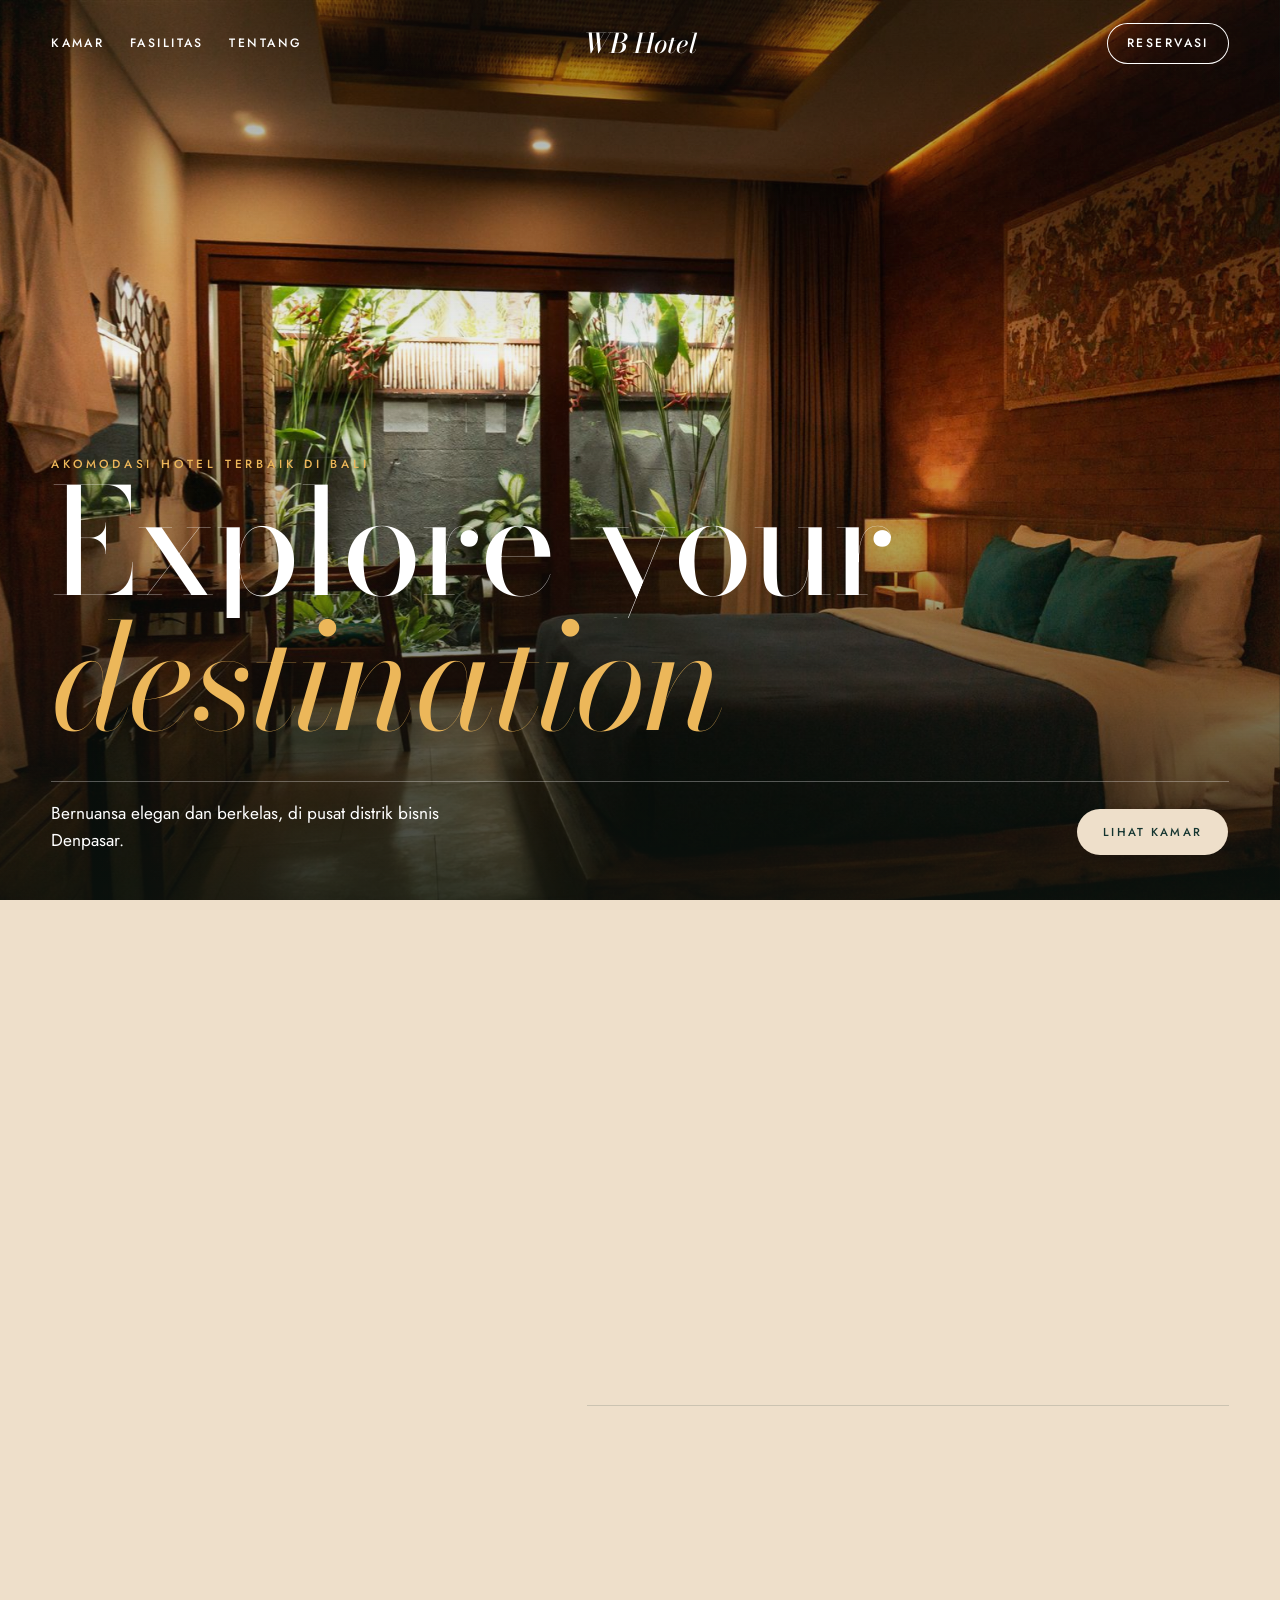
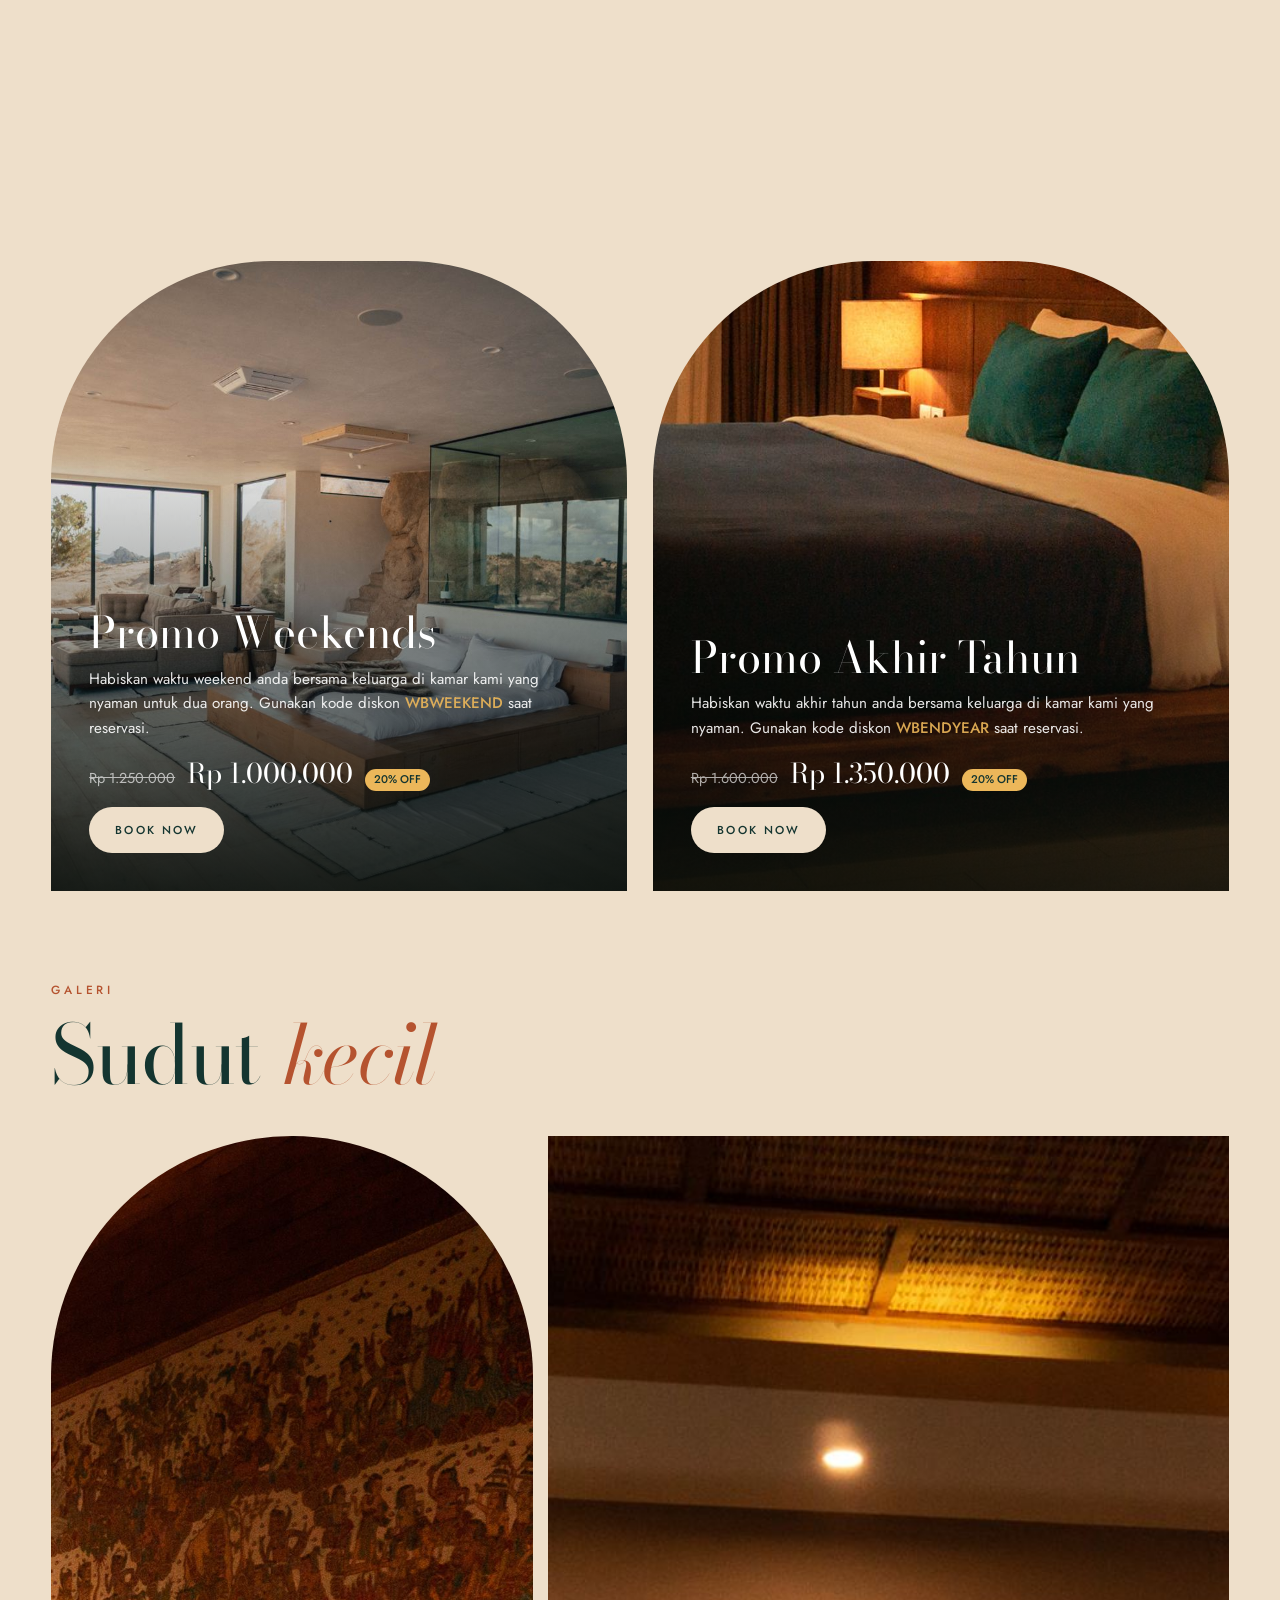
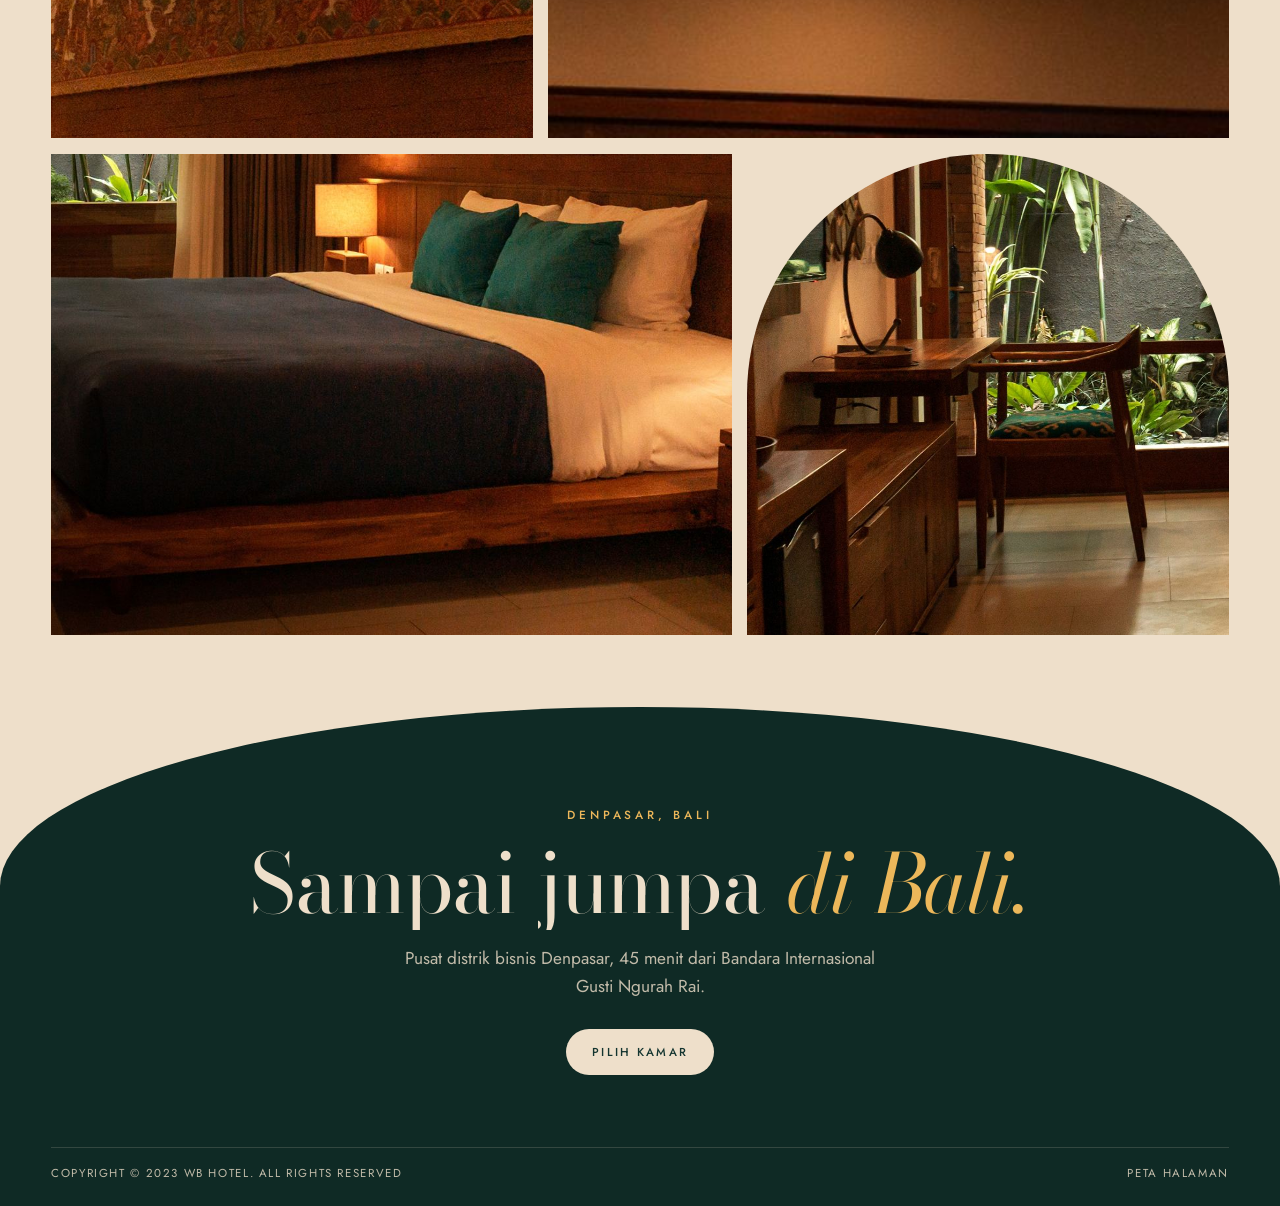
<file: index.html>
<!DOCTYPE html>
<html lang="id">
<head>
<meta charset="UTF-8">
<meta name="viewport" content="width=device-width, initial-scale=1">
<title>WB Hotel | Akomodasi Hotel Terbaik di Bali</title>
<meta name="description" content="Hotel elegan di pusat distrik bisnis Denpasar, Bali.">
<link rel="preconnect" href="https://fonts.googleapis.com">
<link rel="preconnect" href="https://fonts.gstatic.com" crossorigin>
<link href="https://fonts.googleapis.com/css2?family=Bodoni+Moda:ital,opsz,wght@0,6..96,400;1,6..96,400&family=Jost:wght@400;500&display=swap" rel="stylesheet">
<link rel="stylesheet" href="atelier/atelier.css">
<link rel="stylesheet" href="atelier/theme.css">
<script src="atelier/theme.js"></script>
<script src="atelier/atelier.js"></script>
</head>
<body>
<header class="wb-top at-top">
  <nav><a href="rooms.html">Kamar</a><a href="facilities.html">Fasilitas</a><a href="about.html">Tentang</a></nav>
  <a class="wb-logo" href="index.html">WB Hotel</a>
  <div class="wb-top__r"><a class="wb-reserve" href="rooms.html">Reservasi</a></div>
</header>

<section class="wb-hero">
  <img src="img/hero.jpg" alt="Kamar WB Hotel dengan jendela menghadap taman tropis">
  <p class="wb-kicker" data-at>Akomodasi hotel terbaik di Bali</p>
  <h1 class="wb-display" data-at-split>Explore your <em>destination</em></h1>
  <div class="wb-hero__foot" data-at>
    <p>Bernuansa elegan dan berkelas, di pusat distrik bisnis Denpasar.</p>
    <a class="at-btn wb-btn wb-btn--light" href="rooms.html">Lihat kamar</a>
  </div>
</section>

<section class="at-section at-wrap wb-intro">
  <div class="wb-arch" data-at><img src="img/garden.jpg" alt="Taman tropis di balik jendela kamar" loading="lazy"></div>
  <div>
    <p class="wb-kicker" data-at>Denpasar, Bali</p>
    <h2 class="wb-title" data-at-split style="margin-block:18px 24px">Tenang di tengah <em>kota</em></h2>
    <p class="at-lead" data-at>Hotel yang bernuansa elegan dan berkelas berlokasi di pusat distrik bisnis Denpasar, Bali, ideal untuk wisatawan bisnis, rekreasi dan keluarga. Hanya 45 menit dari Bandara Internasional Gusti Ngurah Rai.</p>
    <div class="wb-facts" data-at-stagger>
      <div><b>103</b><span>Kamar hotel</span></div>
      <div><b>45'</b><span>Dari bandara</span></div>
      <div><b>2000</b><span>Tahun berdiri</span></div>
    </div>
  </div>
</section>

<section class="at-deep" style="padding-block:clamp(50px,9vh,100px)">
  <div class="at-wrap">
    <p class="wb-kicker" data-at>Fasilitas</p>
    <h2 class="wb-title" data-at-split style="margin-block:14px 40px">Semua sudah <em>disiapkan</em></h2>
    <div class="wb-amen" data-at-stagger>
      <a href="facilities.html" style="text-decoration:none"><img src="img/icons/wifi.svg" alt="">WiFi</a>
      <a href="facilities.html" style="text-decoration:none"><img src="img/icons/t-shirt.svg" alt="">Laundry</a>
      <a href="facilities.html" style="text-decoration:none"><img src="img/icons/dumbbell.svg" alt="">Gym Centre</a>
      <a href="facilities.html" style="text-decoration:none"><img src="img/icons/garden.svg" alt="">Garden</a>
      <a href="facilities.html" style="text-decoration:none"><img src="img/icons/restaurant.svg" alt="">Restaurant</a>
    </div>
  </div>
</section>

<section class="at-section at-wrap">
  <p class="wb-kicker" data-at>Kamar</p>
  <h2 class="wb-title" data-at-split style="margin-block:14px 40px">Tiga cara <em>beristirahat</em></h2>
  <a class="wb-room" href="kamar-suite.html" data-at>
    <span class="wb-room__n">01</span>
    <div><h3>Suite</h3><p>Luas 25 meter persegi dengan tempat tidur yang luas.</p></div>
    <div class="wb-room__img"><img src="img/room-a.jpg" alt="Suite Room" loading="lazy"></div>
    <div class="wb-room__p"><b>Rp 775.000</b><small>25 m²</small></div>
  </a>
  <a class="wb-room" href="kamar-premiere.html" data-at>
    <span class="wb-room__n">02</span>
    <div><h3>Premiere</h3><p>Luas 37 meter persegi dengan tempat tidur yang luas.</p></div>
    <div class="wb-room__img"><img src="img/promo.jpg" alt="Premiere Room" loading="lazy"></div>
    <div class="wb-room__p"><b>Rp 1.250.000</b><small>37 m²</small></div>
  </a>
  <a class="wb-room" href="kamar-deluxe.html" data-at>
    <span class="wb-room__n">03</span>
    <div><h3>Deluxe</h3><p>Luas 60 meter persegi, dilengkapi ruang keluarga.</p></div>
    <div class="wb-room__img"><img src="img/hero.jpg" alt="Deluxe Room" loading="lazy"></div>
    <div class="wb-room__p"><b>Rp 1.600.000</b><small>60 m²</small></div>
  </a>
</section>

<section class="at-wrap" style="padding-bottom:clamp(60px,10vh,120px)">
  <p class="wb-kicker" data-at>Promo spesial</p>
  <h2 class="wb-title" data-at-split style="margin-block:14px 40px">Penawaran <em>eksklusif</em></h2>
  <div class="wb-promo">
    <article data-at>
      <img src="img/promo.jpg" alt="Kamar luas dengan pemandangan" loading="lazy">
      <h3>Promo Weekends</h3>
      <p>Habiskan waktu weekend anda bersama keluarga di kamar kami yang nyaman untuk dua orang. Gunakan kode diskon <code>WBWEEKEND</code> saat reservasi.</p>
      <div class="wb-price"><del>Rp 1.250.000</del><b>Rp 1.000.000</b><span>20% OFF</span></div>
      <div><a class="at-btn wb-btn wb-btn--light" href="rooms.html">Book now</a></div>
    </article>
    <article data-at style="--at-i:2">
      <img src="img/bed.jpg" alt="Tempat tidur WB Hotel" loading="lazy">
      <h3>Promo Akhir Tahun</h3>
      <p>Habiskan waktu akhir tahun anda bersama keluarga di kamar kami yang nyaman. Gunakan kode diskon <code>WBENDYEAR</code> saat reservasi.</p>
      <div class="wb-price"><del>Rp 1.600.000</del><b>Rp 1.350.000</b><span>20% OFF</span></div>
      <div><a class="at-btn wb-btn wb-btn--light" href="rooms.html">Book now</a></div>
    </article>
  </div>
</section>

<section class="at-wrap" style="padding-bottom:clamp(40px,8vh,90px)">
  <p class="wb-kicker" data-at>Galeri</p>
  <h2 class="wb-title" data-at-split style="margin-block:14px 40px">Sudut <em>kecil</em></h2>
  <div class="wb-gal" data-at-stagger>
    <figure><img src="img/art.jpg" alt="Lukisan Bali di dinding kamar" loading="lazy"></figure>
    <figure><img src="img/ceiling.jpg" alt="Plafon anyaman bambu" loading="lazy"></figure>
    <figure><img src="img/bed.jpg" alt="Tempat tidur" loading="lazy"></figure>
    <figure><img src="img/desk.jpg" alt="Meja kerja" loading="lazy"></figure>
  </div>
</section>
<footer class="wb-foot at-deep" id="kontak">
  <p class="wb-kicker" data-at>Denpasar, Bali</p>
  <h2 class="wb-title" data-at-split style="margin-top:18px">Sampai jumpa <em>di Bali.</em></h2>
  <p data-at style="max-width:48ch;margin:20px auto 28px;opacity:.8">Pusat distrik bisnis Denpasar, 45 menit dari Bandara Internasional Gusti Ngurah Rai.</p>
  <a class="at-btn wb-btn wb-btn--light" href="rooms.html" data-at>Pilih kamar</a>
  <div class="wb-foot__row"><span>Copyright &copy; 2023 WB Hotel. All Rights Reserved</span><a href="peta-situs.html">Peta halaman</a></div>
</footer>
</body>
</html>
</file>
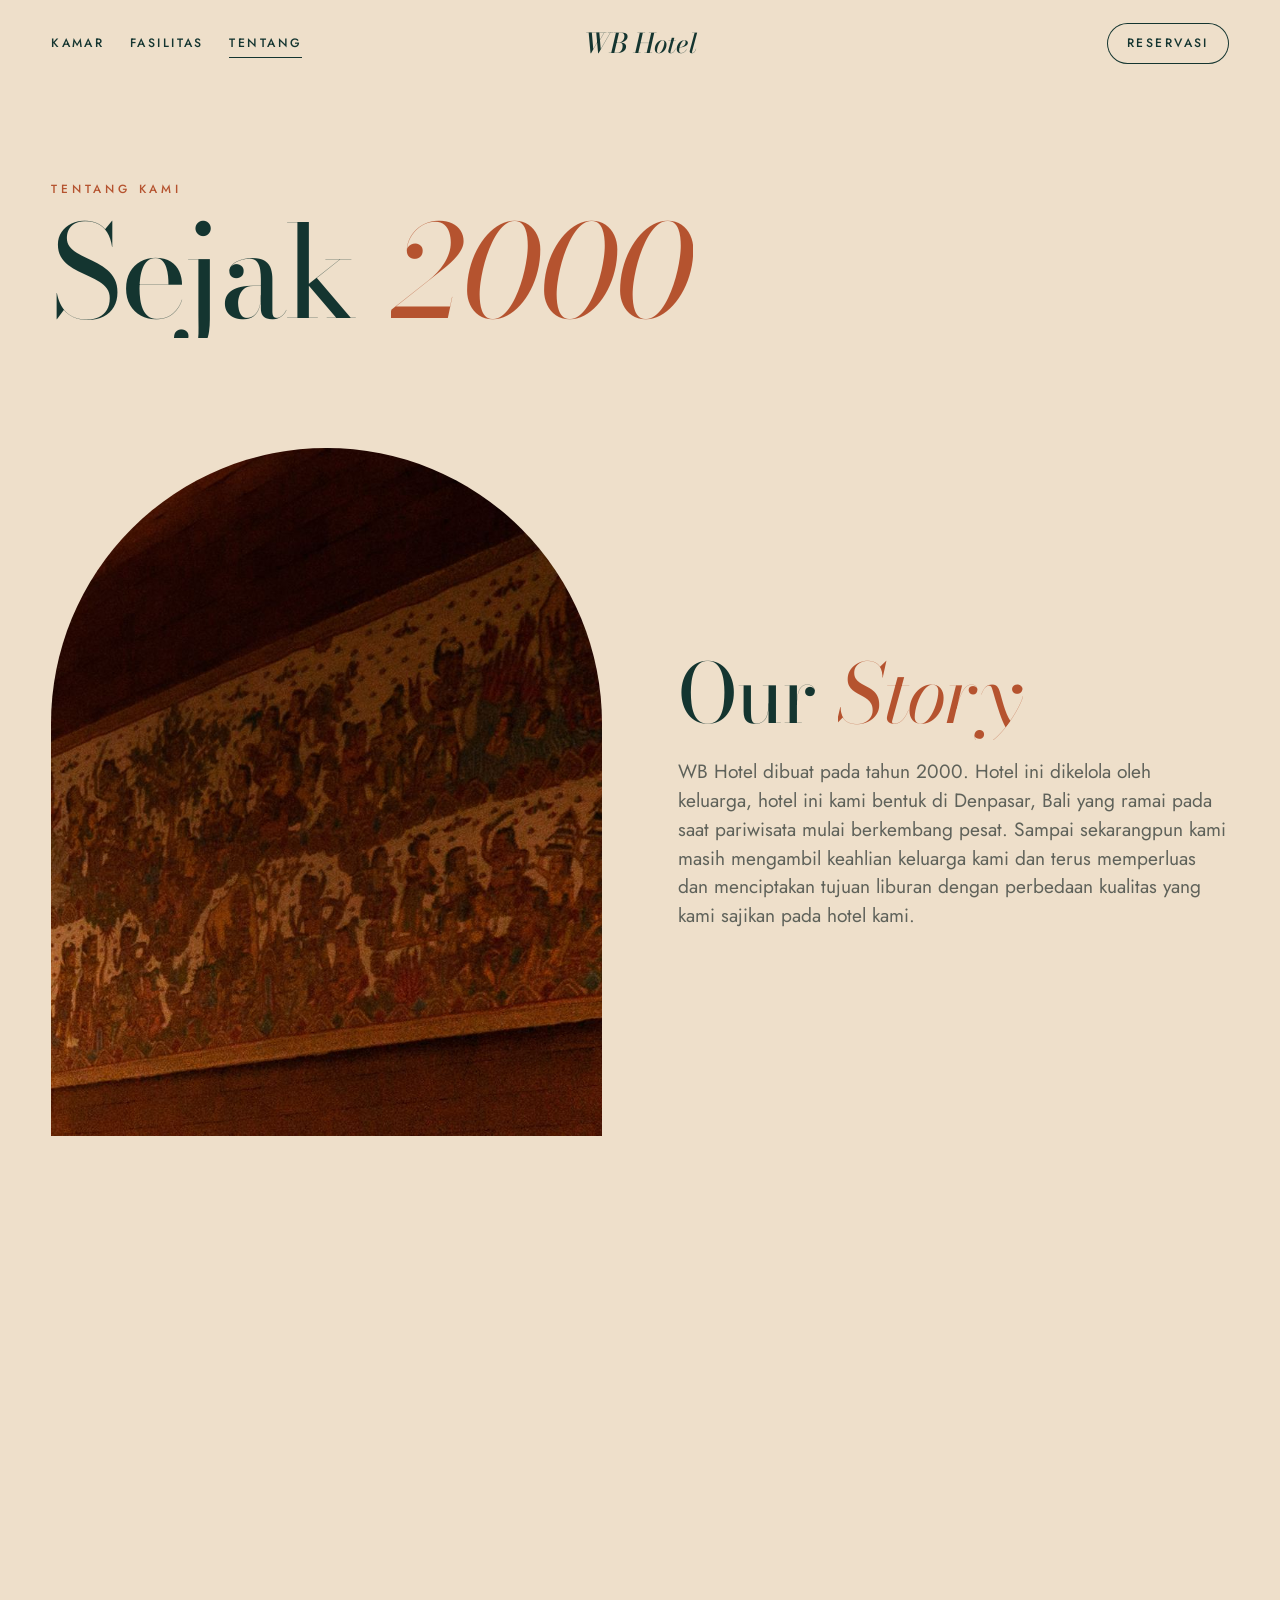
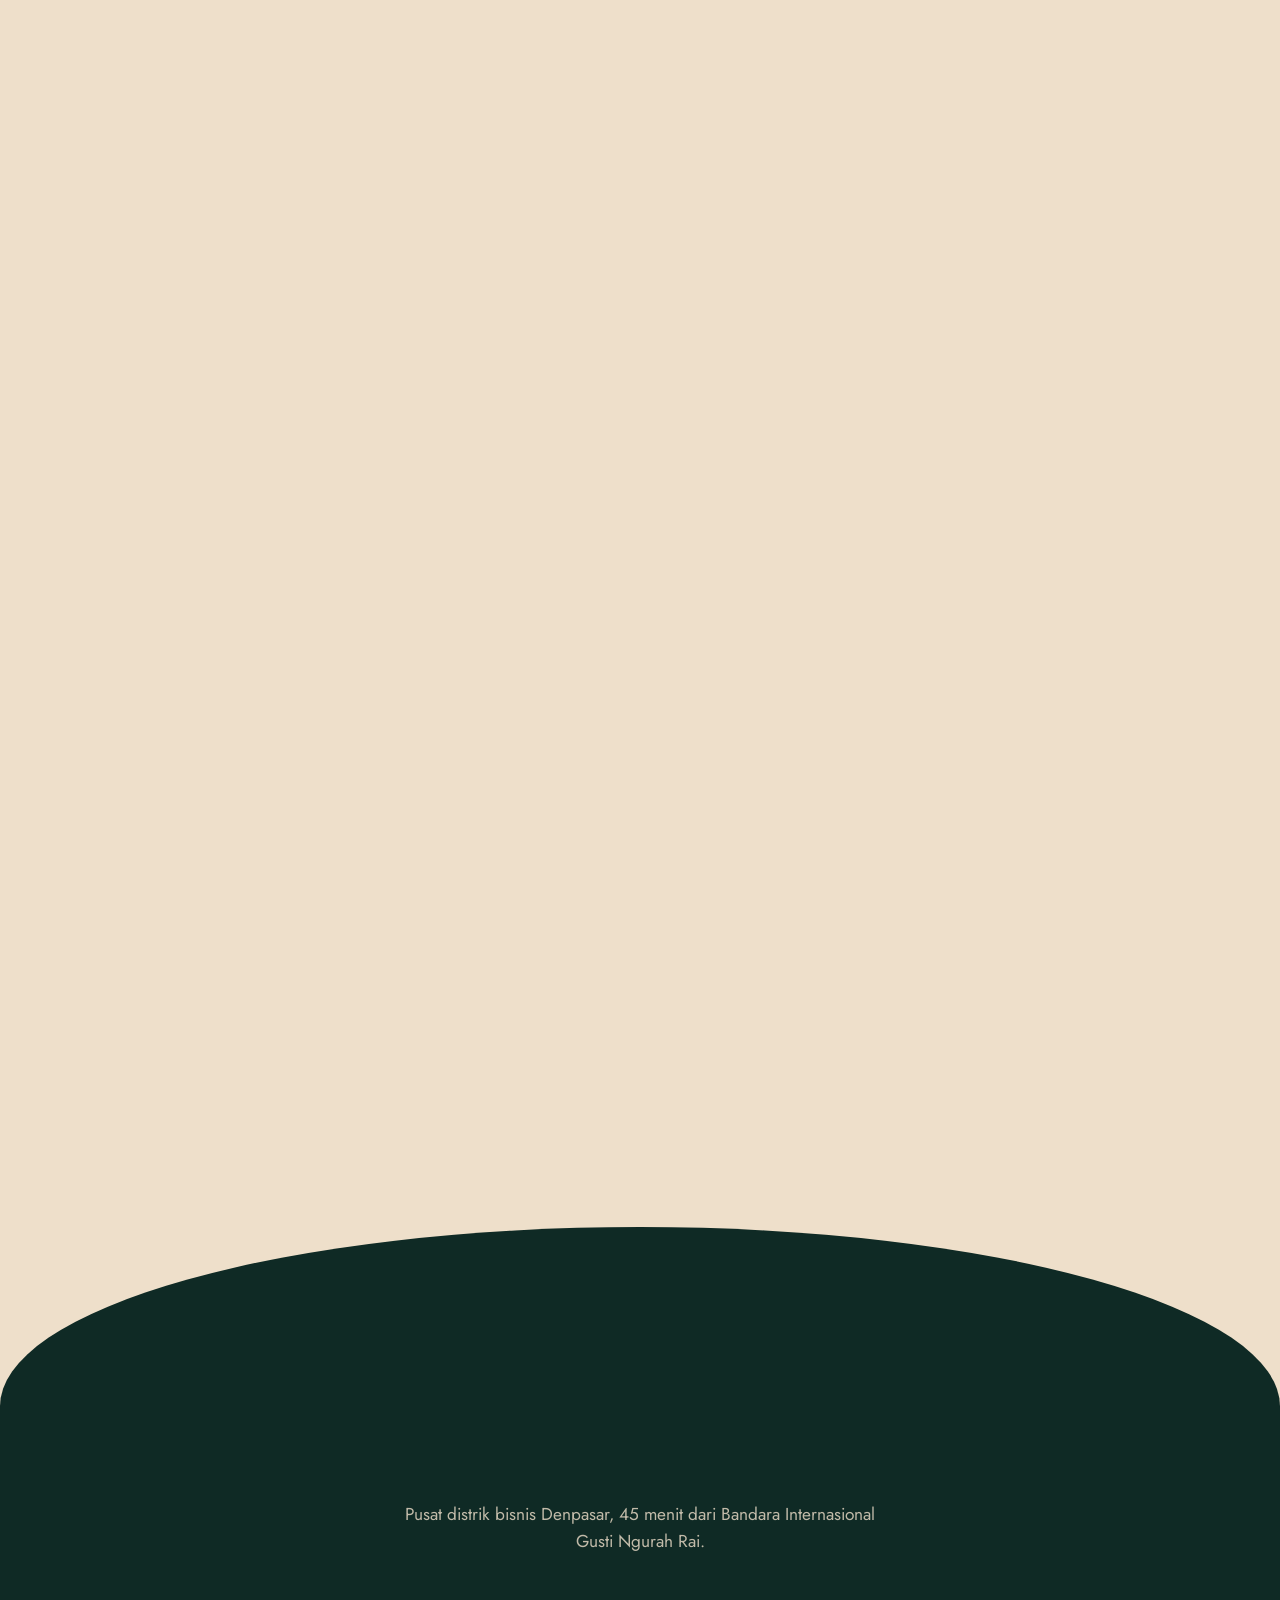
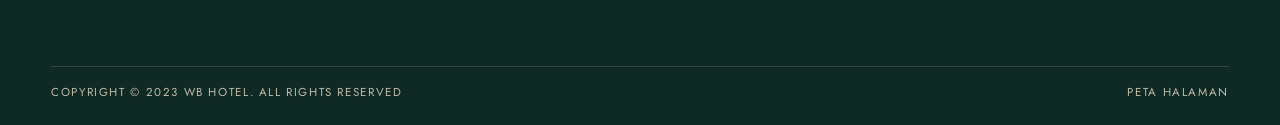
<file: about.html>
<!DOCTYPE html>
<html lang="id">
<head>
<meta charset="UTF-8">
<meta name="viewport" content="width=device-width, initial-scale=1">
<title>Tentang | WB Hotel</title>
<meta name="description" content="Cerita, misi, dan profil WB Hotel Denpasar.">
<link rel="preconnect" href="https://fonts.googleapis.com">
<link rel="preconnect" href="https://fonts.gstatic.com" crossorigin>
<link href="https://fonts.googleapis.com/css2?family=Bodoni+Moda:ital,opsz,wght@0,6..96,400;1,6..96,400&family=Jost:wght@400;500&display=swap" rel="stylesheet">
<link rel="stylesheet" href="atelier/atelier.css">
<link rel="stylesheet" href="atelier/theme.css">
<script src="atelier/theme.js"></script>
<script src="atelier/atelier.js"></script>
</head>
<body>
<header class="wb-top at-top wb-top--solid">
  <nav><a href="rooms.html">Kamar</a><a href="facilities.html">Fasilitas</a><a href="about.html" class="is-on">Tentang</a></nav>
  <a class="wb-logo" href="index.html">WB Hotel</a>
  <div class="wb-top__r"><a class="wb-reserve" href="rooms.html">Reservasi</a></div>
</header>

<section class="at-wrap wb-sub">
  <p class="wb-kicker" data-at>Tentang kami</p>
  <h1 class="wb-display" data-at-split style="margin-top:14px;font-size:clamp(3rem,10vw,9.5rem)">Sejak <em style="color:var(--at-accent-text)">2000</em></h1>
</section>
<section class="at-wrap">
  <article class="wb-chap">
    <div class="wb-arch" data-at><img src="img/art.jpg" alt="Our Story" loading="lazy"></div>
    <div><h2 class="wb-title" data-at-split>Our <em>Story</em></h2><p class="at-lead" data-at style="margin-top:22px">WB Hotel dibuat pada tahun 2000. Hotel ini dikelola oleh keluarga, hotel ini kami bentuk di Denpasar, Bali yang ramai pada saat pariwisata mulai berkembang pesat. Sampai sekarangpun kami masih mengambil keahlian keluarga kami dan terus memperluas dan menciptakan tujuan liburan dengan perbedaan kualitas yang kami sajikan pada hotel kami.</p></div>
  </article>
  <article class="wb-chap">
    <div class="wb-arch" data-at><img src="img/garden.jpg" alt="Our Mission" loading="lazy"></div>
    <div><h2 class="wb-title" data-at-split>Our <em>Mission</em></h2><p class="at-lead" data-at style="margin-top:22px">Hotel kami mempunyai misi untuk menjadikan liburan kalian menjadi nyaman dan menyenangkan. Dalam hal itu hotel kami sudah menerapkan teknologi-teknologi yang inovatif, kami juga mengedepankan pelayanan dan pengalaman otentik.</p></div>
  </article>
  <article class="wb-chap">
    <div class="wb-arch" data-at><img src="img/bed.jpg" alt="Our Hotel" loading="lazy"></div>
    <div><h2 class="wb-title" data-at-split>Our <em>Hotel</em></h2><p class="at-lead" data-at style="margin-top:22px">WB Hotel terletak di Denpasar, Bali, 45 menit dari Bandara Internasional Gusti Ngurah Rai. WB Hotel memiliki 103 kamar hotel, yang terdiri dari 58 Suite Room, 33 Premiere Room, dan 12 Deluxe Room.</p></div>
  </article>
</section>
<footer class="wb-foot at-deep" id="kontak">
  <p class="wb-kicker" data-at>Denpasar, Bali</p>
  <h2 class="wb-title" data-at-split style="margin-top:18px">Sampai jumpa <em>di Bali.</em></h2>
  <p data-at style="max-width:48ch;margin:20px auto 28px;opacity:.8">Pusat distrik bisnis Denpasar, 45 menit dari Bandara Internasional Gusti Ngurah Rai.</p>
  <a class="at-btn wb-btn wb-btn--light" href="rooms.html" data-at>Pilih kamar</a>
  <div class="wb-foot__row"><span>Copyright &copy; 2023 WB Hotel. All Rights Reserved</span><a href="peta-situs.html">Peta halaman</a></div>
</footer>
</body>
</html>
</file>
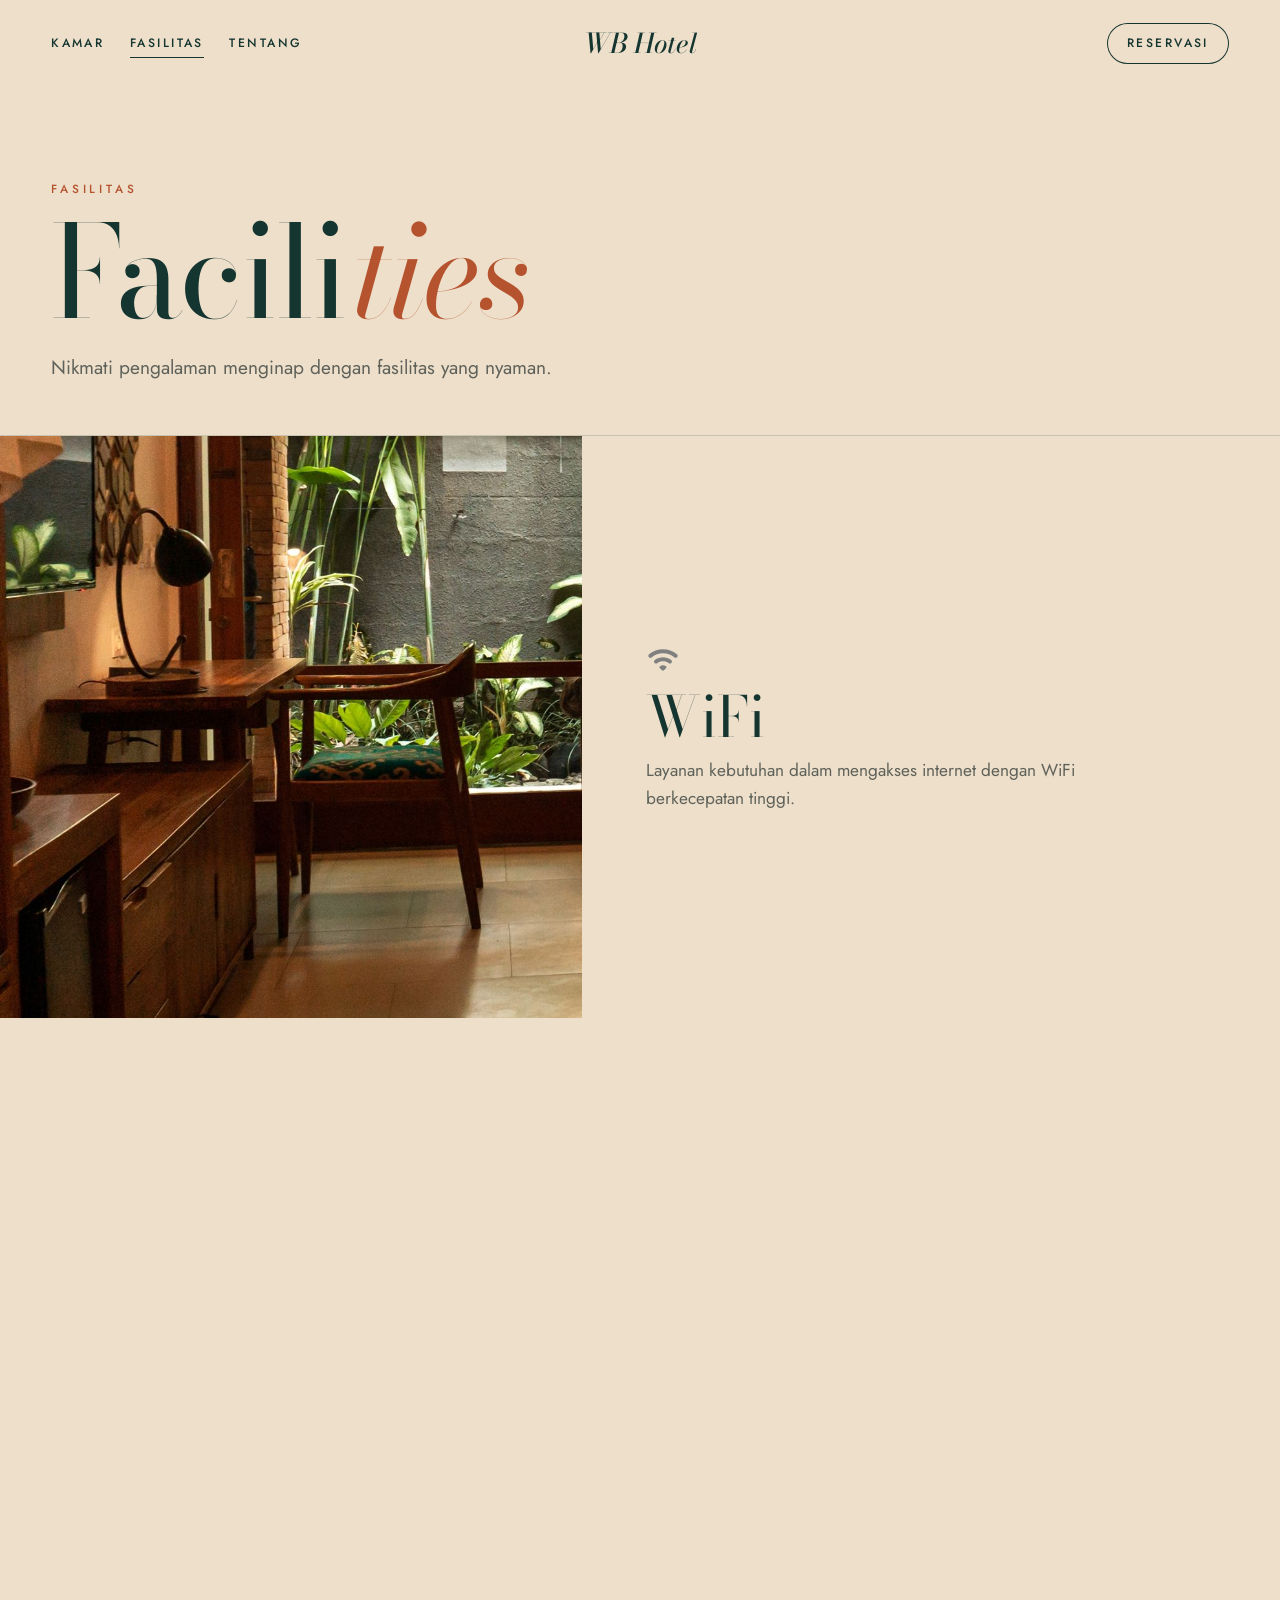
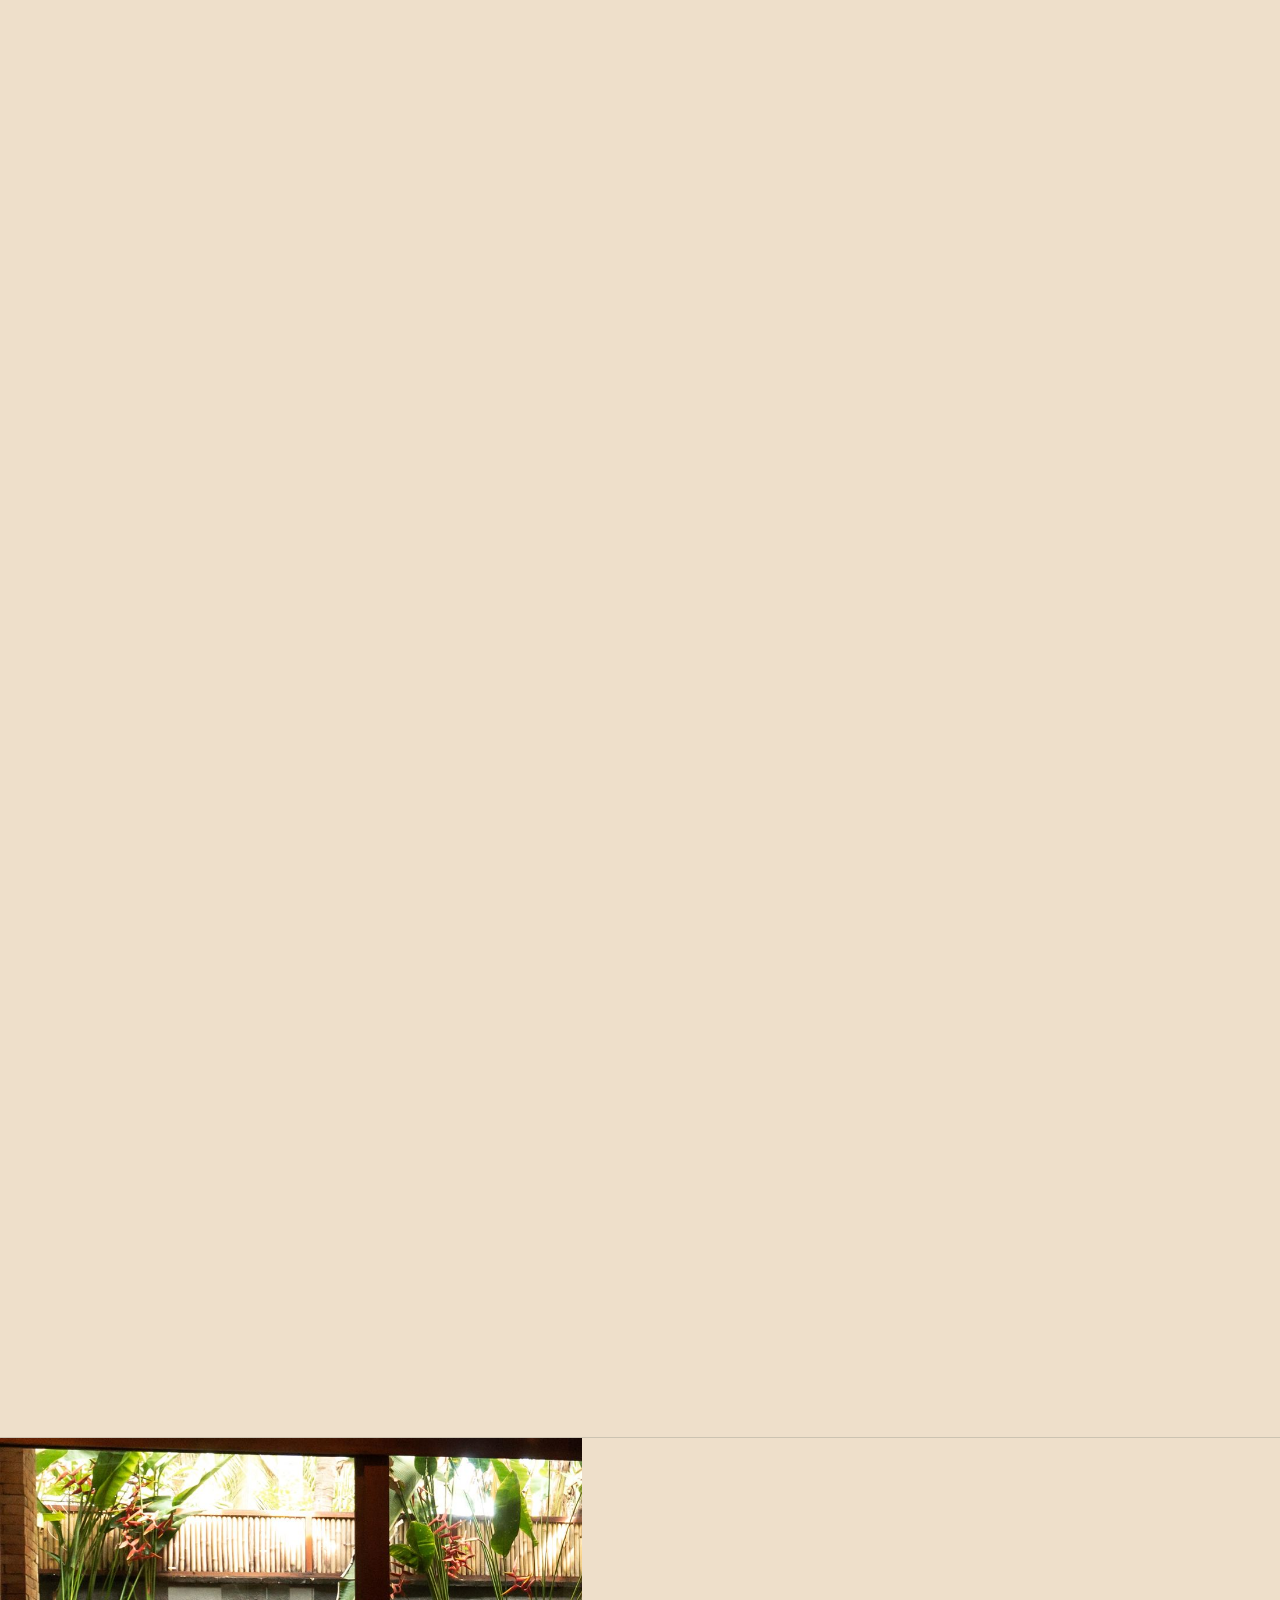
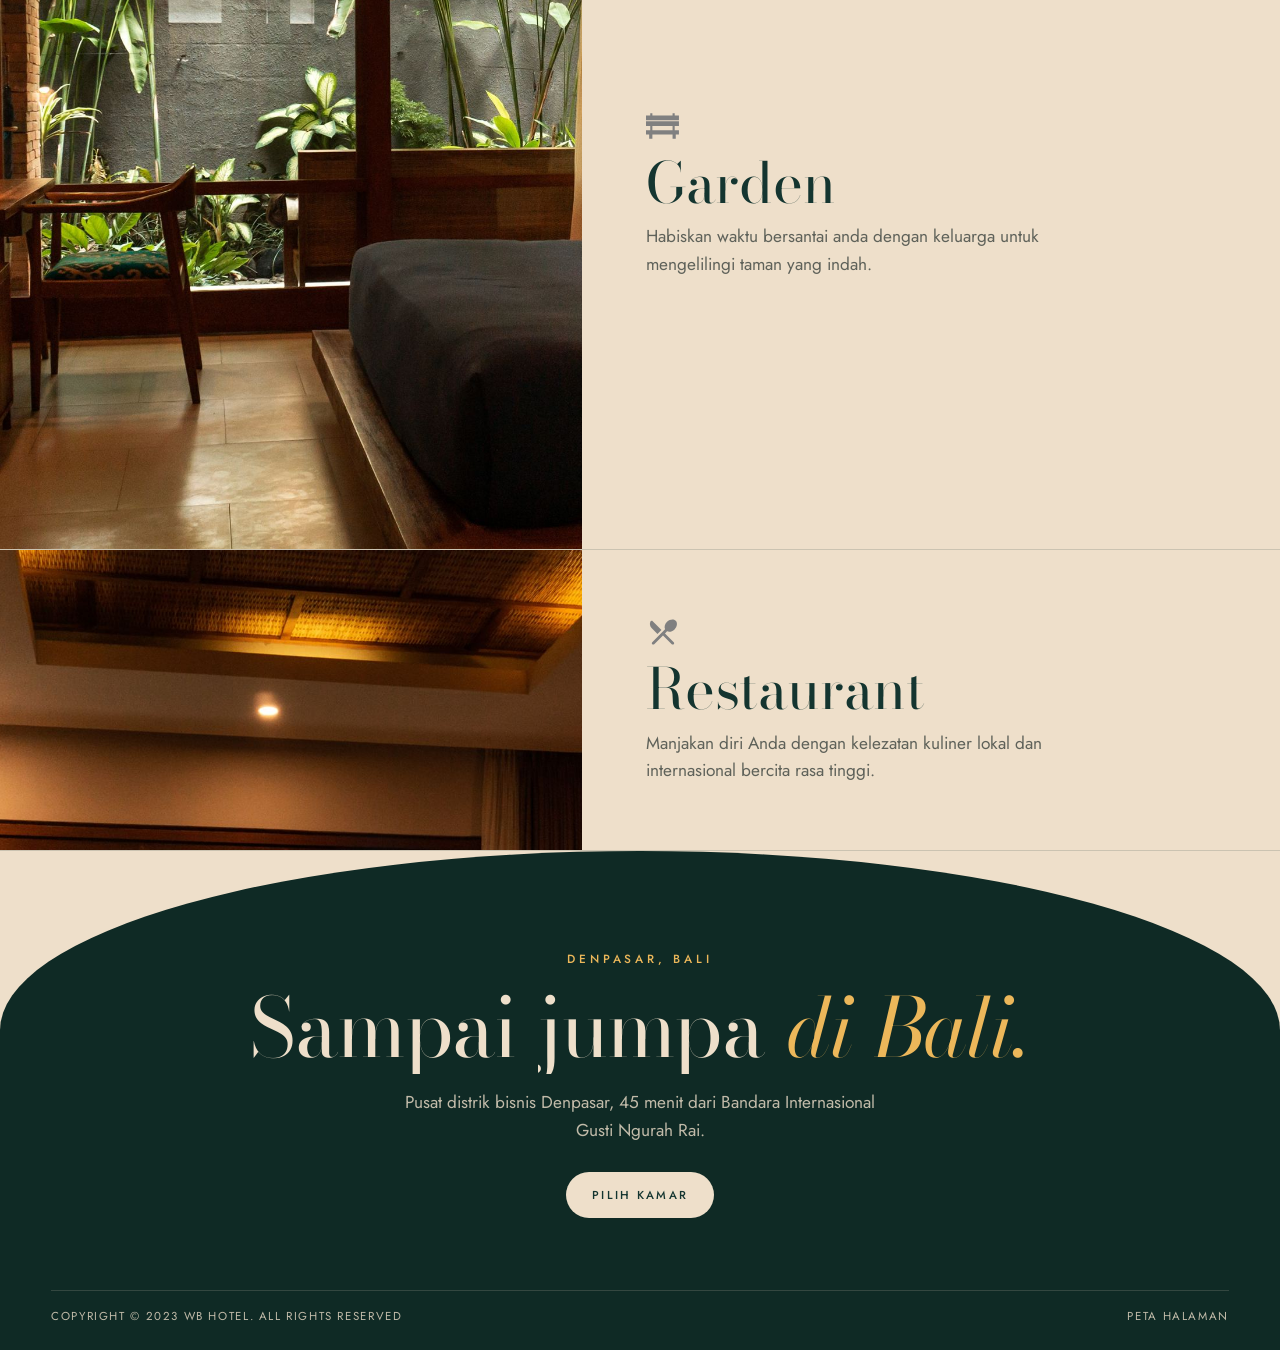
<file: facilities.html>
<!DOCTYPE html>
<html lang="id">
<head>
<meta charset="UTF-8">
<meta name="viewport" content="width=device-width, initial-scale=1">
<title>Fasilitas | WB Hotel</title>
<meta name="description" content="WiFi, laundry, gym, taman, dan restoran di WB Hotel.">
<link rel="preconnect" href="https://fonts.googleapis.com">
<link rel="preconnect" href="https://fonts.gstatic.com" crossorigin>
<link href="https://fonts.googleapis.com/css2?family=Bodoni+Moda:ital,opsz,wght@0,6..96,400;1,6..96,400&family=Jost:wght@400;500&display=swap" rel="stylesheet">
<link rel="stylesheet" href="atelier/atelier.css">
<link rel="stylesheet" href="atelier/theme.css">
<script src="atelier/theme.js"></script>
<script src="atelier/atelier.js"></script>
</head>
<body>
<header class="wb-top at-top wb-top--solid">
  <nav><a href="rooms.html">Kamar</a><a href="facilities.html" class="is-on">Fasilitas</a><a href="about.html">Tentang</a></nav>
  <a class="wb-logo" href="index.html">WB Hotel</a>
  <div class="wb-top__r"><a class="wb-reserve" href="rooms.html">Reservasi</a></div>
</header>

<section class="at-wrap wb-sub">
  <p class="wb-kicker" data-at>Fasilitas</p>
  <h1 class="wb-display" data-at-split style="margin-top:14px;font-size:clamp(3rem,10vw,9.5rem)">Facili<em style="color:var(--at-accent-text)">ties</em></h1>
  <p class="at-lead" data-at style="margin-top:22px">Nikmati pengalaman menginap dengan fasilitas yang nyaman.</p>
</section>
<section>
  <article class="wb-fac" data-at>
    <figure><img src="img/desk.jpg" alt="WiFi" loading="lazy"></figure>
    <div><img class="wb-ico" src="img/icons/wifi.svg" alt=""><h2>WiFi</h2><p>Layanan kebutuhan dalam mengakses internet dengan WiFi berkecepatan tinggi.</p></div>
  </article>
  <article class="wb-fac" data-at>
    <figure><img src="img/robe.jpg" alt="Laundry" loading="lazy"></figure>
    <div><img class="wb-ico" src="img/icons/t-shirt.svg" alt=""><h2>Laundry</h2><p>Layanan memenuhi kebutuhan dalam mencuci pakaian telah kami sediakan.</p></div>
  </article>
  <article class="wb-fac" data-at>
    <figure><img src="img/promo.jpg" alt="Gym Centre" loading="lazy"></figure>
    <div><img class="wb-ico" src="img/icons/dumbbell.svg" alt=""><h2>Gym Centre</h2><p>Jaga kesehatan anda dengan berolahraga di WB Hotel Gym Centre.</p></div>
  </article>
  <article class="wb-fac" data-at>
    <figure><img src="img/garden.jpg" alt="Garden" loading="lazy"></figure>
    <div><img class="wb-ico" src="img/icons/garden.svg" alt=""><h2>Garden</h2><p>Habiskan waktu bersantai anda dengan keluarga untuk mengelilingi taman yang indah.</p></div>
  </article>
  <article class="wb-fac" data-at>
    <figure><img src="img/ceiling.jpg" alt="Restaurant" loading="lazy"></figure>
    <div><img class="wb-ico" src="img/icons/restaurant.svg" alt=""><h2>Restaurant</h2><p>Manjakan diri Anda dengan kelezatan kuliner lokal dan internasional bercita rasa tinggi.</p></div>
  </article>
</section>
<footer class="wb-foot at-deep" id="kontak">
  <p class="wb-kicker" data-at>Denpasar, Bali</p>
  <h2 class="wb-title" data-at-split style="margin-top:18px">Sampai jumpa <em>di Bali.</em></h2>
  <p data-at style="max-width:48ch;margin:20px auto 28px;opacity:.8">Pusat distrik bisnis Denpasar, 45 menit dari Bandara Internasional Gusti Ngurah Rai.</p>
  <a class="at-btn wb-btn wb-btn--light" href="rooms.html" data-at>Pilih kamar</a>
  <div class="wb-foot__row"><span>Copyright &copy; 2023 WB Hotel. All Rights Reserved</span><a href="peta-situs.html">Peta halaman</a></div>
</footer>
</body>
</html>
</file>
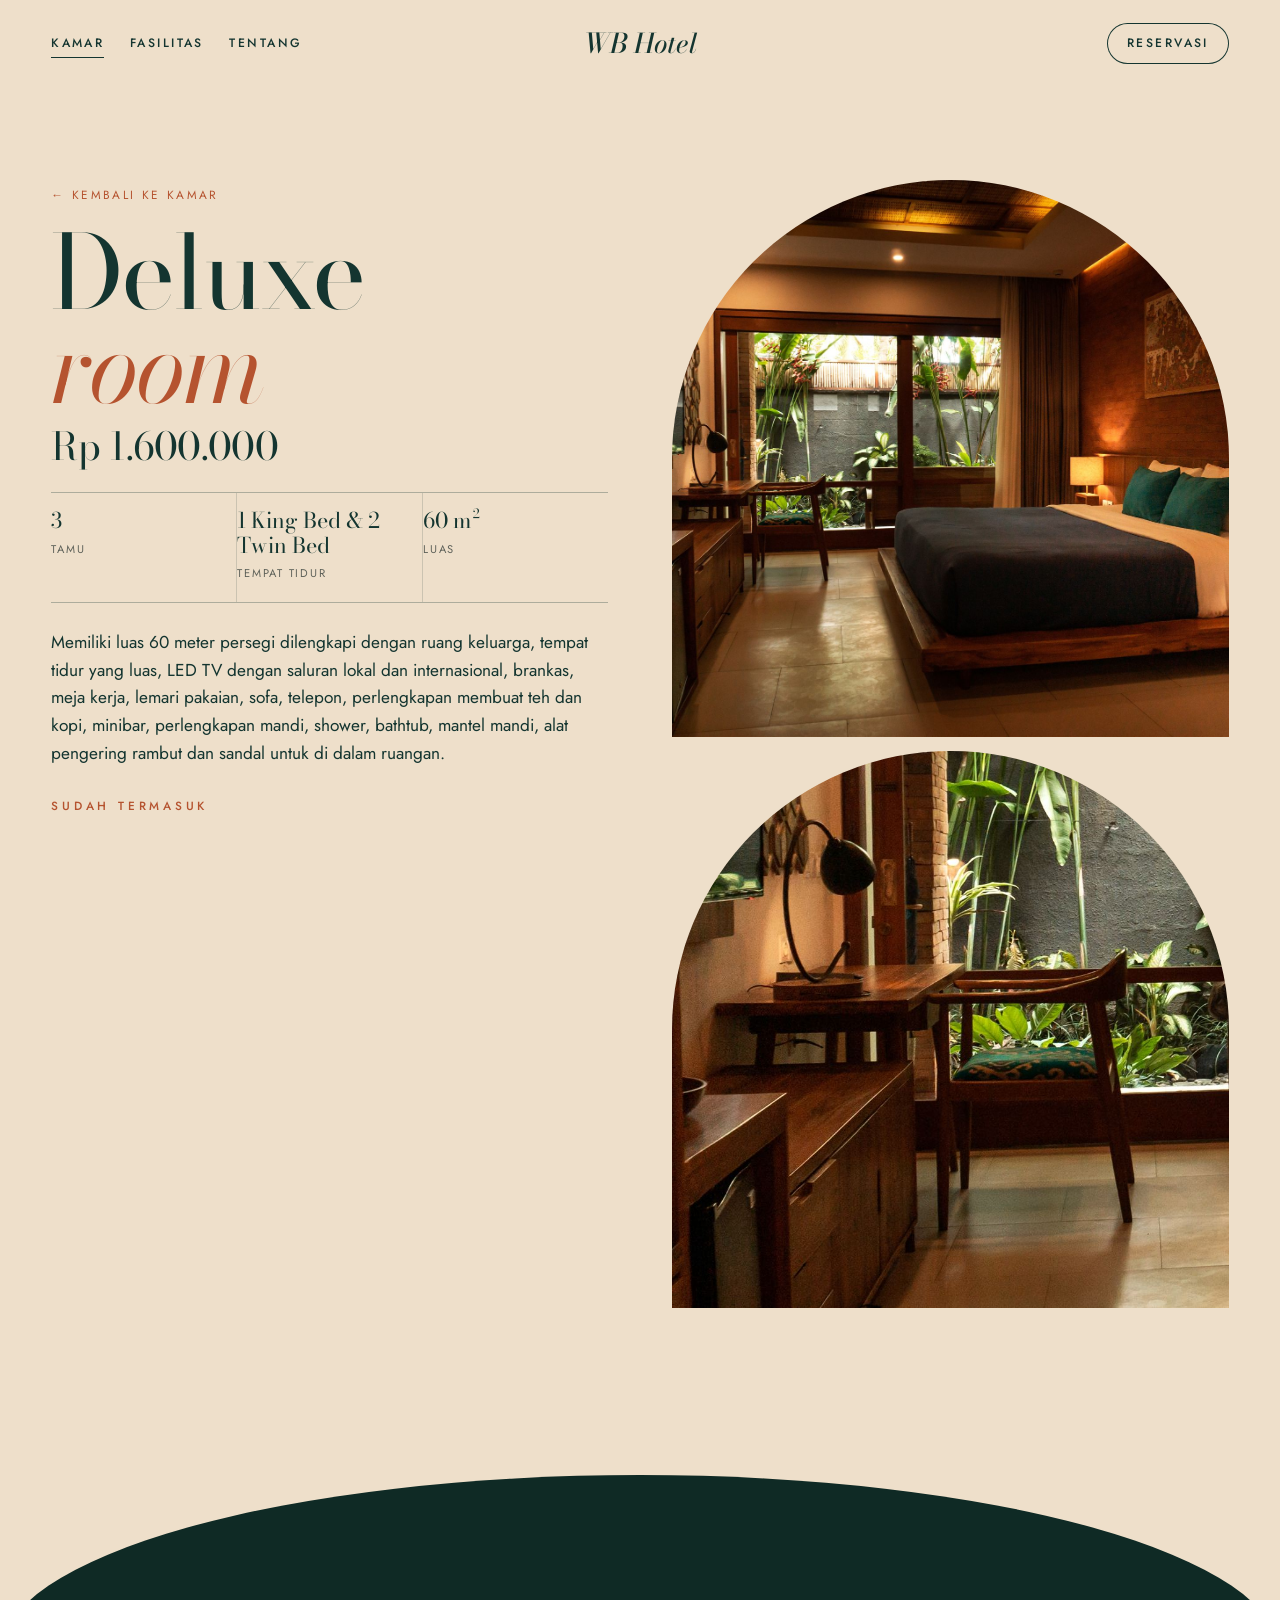
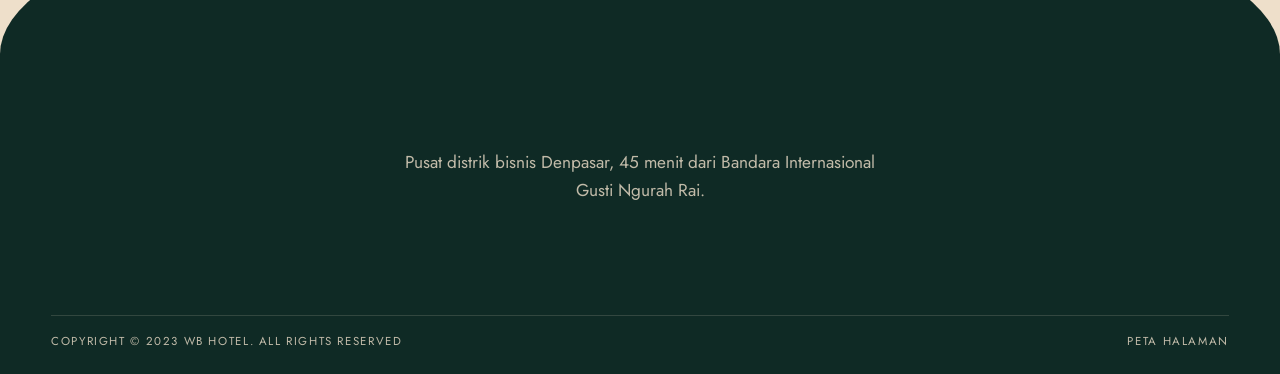
<file: kamar-deluxe.html>
<!DOCTYPE html>
<html lang="id">
<head>
<meta charset="UTF-8">
<meta name="viewport" content="width=device-width, initial-scale=1">
<title>Deluxe Room | WB Hotel</title>
<meta name="description" content="Luas 60 meter persegi, dilengkapi ruang keluarga.">
<link rel="preconnect" href="https://fonts.googleapis.com">
<link rel="preconnect" href="https://fonts.gstatic.com" crossorigin>
<link href="https://fonts.googleapis.com/css2?family=Bodoni+Moda:ital,opsz,wght@0,6..96,400;1,6..96,400&family=Jost:wght@400;500&display=swap" rel="stylesheet">
<link rel="stylesheet" href="atelier/atelier.css">
<link rel="stylesheet" href="atelier/theme.css">
<script src="atelier/theme.js"></script>
<script src="atelier/atelier.js"></script>
</head>
<body>
<header class="wb-top at-top wb-top--solid">
  <nav><a href="rooms.html" class="is-on">Kamar</a><a href="facilities.html">Fasilitas</a><a href="about.html">Tentang</a></nav>
  <a class="wb-logo" href="index.html">WB Hotel</a>
  <div class="wb-top__r"><a class="wb-reserve" href="rooms.html">Reservasi</a></div>
</header>

<section class="at-wrap wb-sub wb-detail">
  <div>
    <a class="wb-back" href="rooms.html" data-at>&larr; Kembali ke kamar</a>
    <h1 class="wb-display" data-at-split style="font-size:clamp(3rem,8vw,7.5rem)">Deluxe <em style="color:var(--at-accent-text)">room</em></h1>
    <p class="wb-title" data-at style="font-size:clamp(1.5rem,3vw,2.4rem);margin-top:14px">Rp 1.600.000</p>
    <div class="wb-specs" data-at>
      <div><b>3</b><span>Tamu</span></div>
      <div><b>1 King Bed & 2 Twin Bed</b><span>Tempat tidur</span></div>
      <div><b>60 m²</b><span>Luas</span></div>
    </div>
    <p data-at>Memiliki luas 60 meter persegi dilengkapi dengan ruang keluarga, tempat tidur yang luas, LED TV dengan saluran lokal dan internasional, brankas, meja kerja, lemari pakaian, sofa, telepon, perlengkapan membuat teh dan kopi, minibar, perlengkapan mandi, shower, bathtub, mantel mandi, alat pengering rambut dan sandal untuk di dalam ruangan.</p>
    <h2 class="wb-kicker" data-at style="margin-top:30px">Sudah termasuk</h2>
    <ul class="wb-list" data-at-stagger><li>Gratis Sarapan</li><li>Gratis Afternoon Tea</li><li>Termasuk biaya pemesanan</li><li>Pembatalan fleksibel</li></ul>
    <h2 class="wb-kicker" data-at>Syarat &amp; ketentuan</h2>
    <p data-at style="color:var(--at-mute);margin-top:8px">Syarat dan ketentuan berlaku. Hubungi kami untuk tahu lebih lanjut.</p>
    <form class="wb-est" data-at data-harga="1600000" onsubmit="return false">
      <h2 class="wb-kicker">Estimasi biaya</h2>
      <div class="wb-est__row">
        <label>Jumlah malam<input type="number" name="malam" min="1" max="30" value="2"></label>
        <label>Kode promo<input type="text" name="kode" placeholder="WBWEEKEND" autocomplete="off"></label>
      </div>
      <output class="wb-est__out" aria-live="polite"></output>
      <a class="at-btn wb-btn" href="#kontak">Pesan</a>
    </form>
  </div>
  <div class="wb-detail__media">
    <div class="wb-arch" data-at><img src="img/hero.jpg" alt="Deluxe Room"></div>
    <div class="wb-arch" data-at><img src="img/desk.jpg" alt="Detail Deluxe Room" loading="lazy"></div>
  </div>
</section>
<footer class="wb-foot at-deep" id="kontak">
  <p class="wb-kicker" data-at>Denpasar, Bali</p>
  <h2 class="wb-title" data-at-split style="margin-top:18px">Sampai jumpa <em>di Bali.</em></h2>
  <p data-at style="max-width:48ch;margin:20px auto 28px;opacity:.8">Pusat distrik bisnis Denpasar, 45 menit dari Bandara Internasional Gusti Ngurah Rai.</p>
  <a class="at-btn wb-btn wb-btn--light" href="rooms.html" data-at>Pilih kamar</a>
  <div class="wb-foot__row"><span>Copyright &copy; 2023 WB Hotel. All Rights Reserved</span><a href="peta-situs.html">Peta halaman</a></div>
</footer>
</body>
</html>
</file>
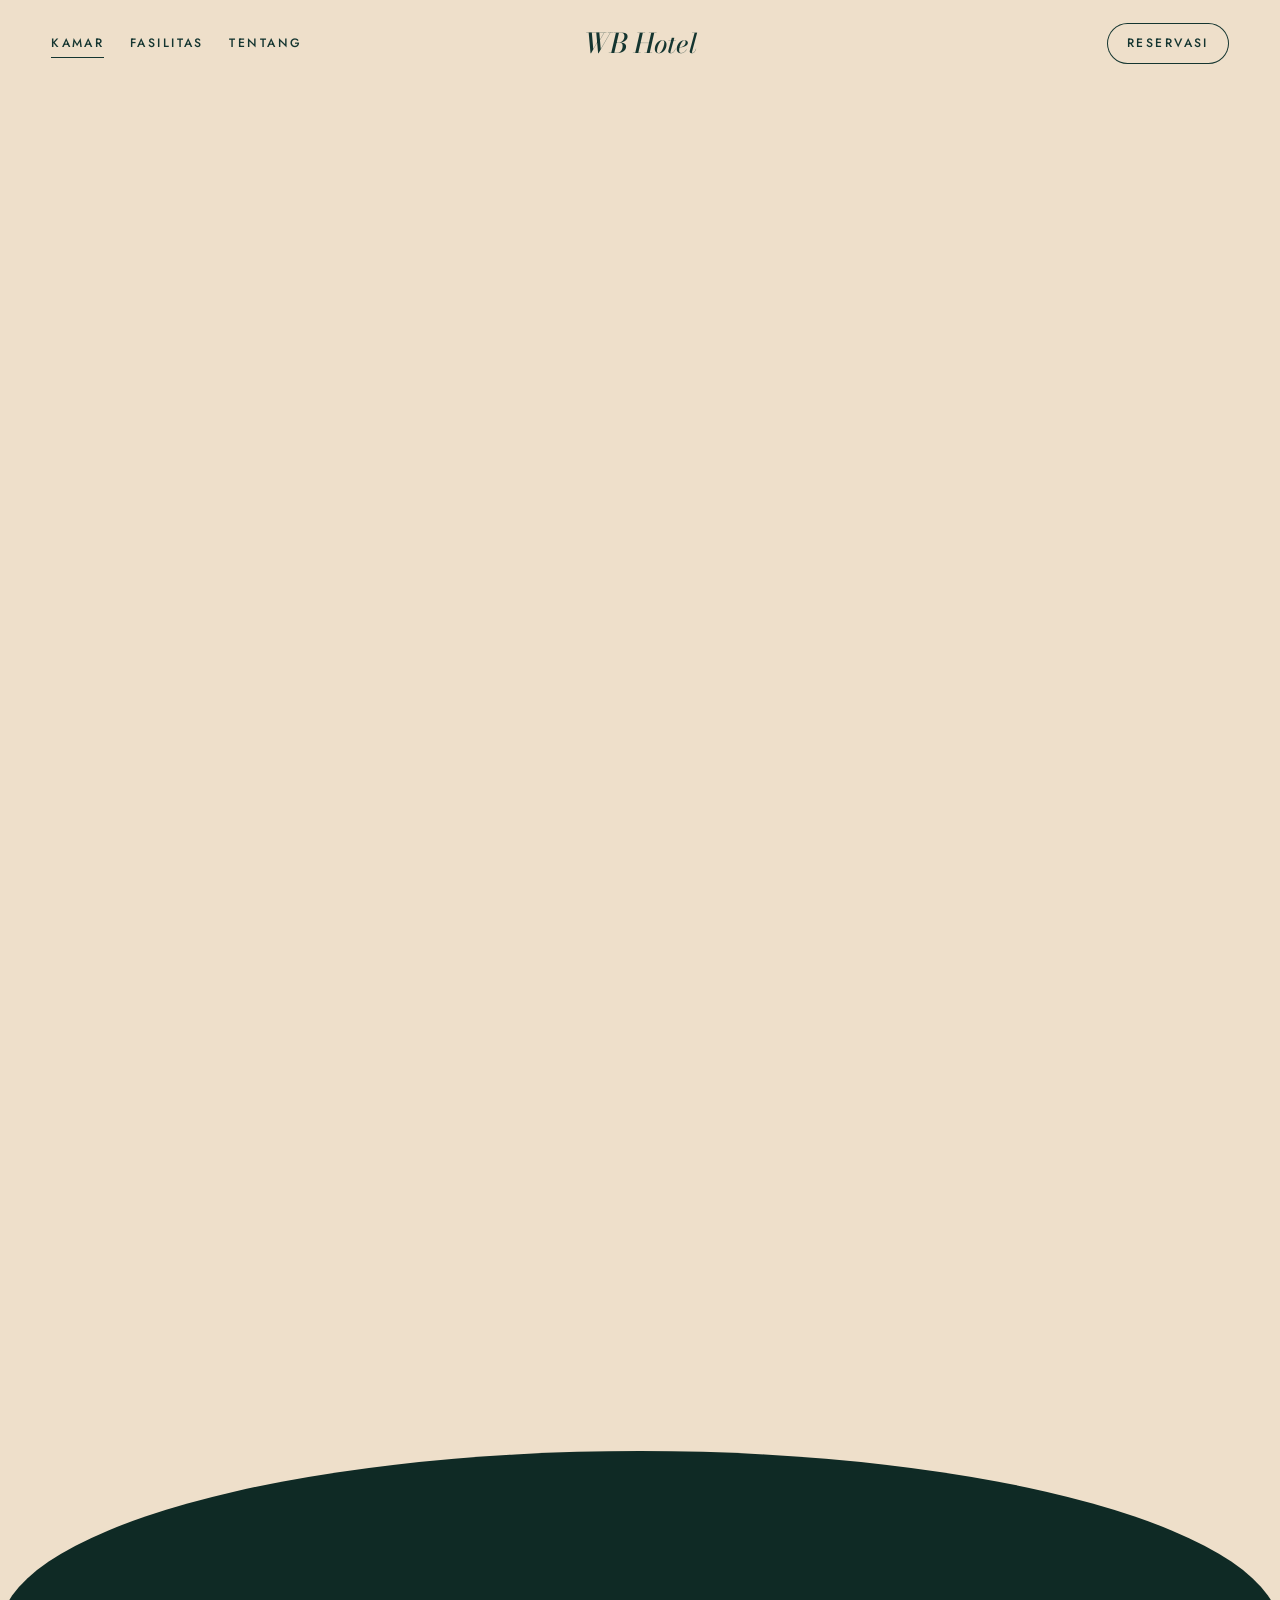
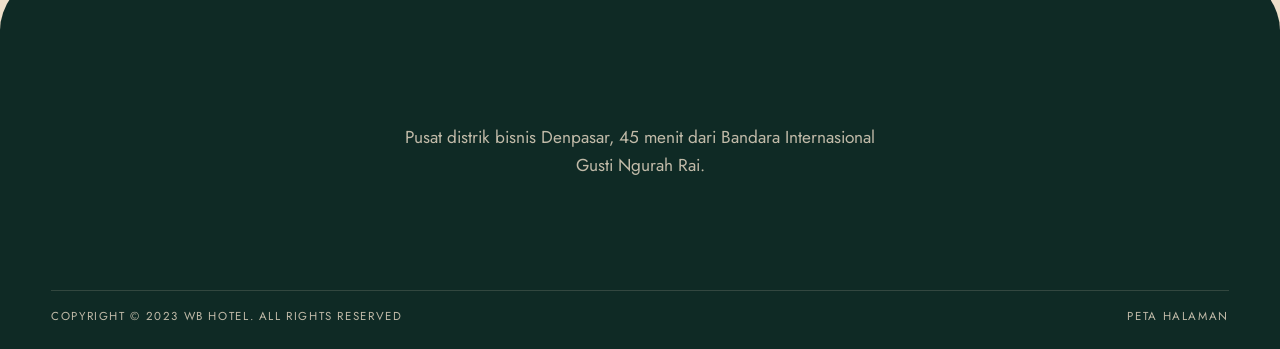
<file: kamar-premiere.html>
<!DOCTYPE html>
<html lang="id">
<head>
<meta charset="UTF-8">
<meta name="viewport" content="width=device-width, initial-scale=1">
<title>Premiere Room | WB Hotel</title>
<meta name="description" content="Luas 37 meter persegi dengan tempat tidur yang luas.">
<link rel="preconnect" href="https://fonts.googleapis.com">
<link rel="preconnect" href="https://fonts.gstatic.com" crossorigin>
<link href="https://fonts.googleapis.com/css2?family=Bodoni+Moda:ital,opsz,wght@0,6..96,400;1,6..96,400&family=Jost:wght@400;500&display=swap" rel="stylesheet">
<link rel="stylesheet" href="atelier/atelier.css">
<link rel="stylesheet" href="atelier/theme.css">
<script src="atelier/theme.js"></script>
<script src="atelier/atelier.js"></script>
</head>
<body>
<header class="wb-top at-top wb-top--solid">
  <nav><a href="rooms.html" class="is-on">Kamar</a><a href="facilities.html">Fasilitas</a><a href="about.html">Tentang</a></nav>
  <a class="wb-logo" href="index.html">WB Hotel</a>
  <div class="wb-top__r"><a class="wb-reserve" href="rooms.html">Reservasi</a></div>
</header>

<section class="at-wrap wb-sub wb-detail">
  <div>
    <a class="wb-back" href="rooms.html" data-at>&larr; Kembali ke kamar</a>
    <h1 class="wb-display" data-at-split style="font-size:clamp(3rem,8vw,7.5rem)">Premiere <em style="color:var(--at-accent-text)">room</em></h1>
    <p class="wb-title" data-at style="font-size:clamp(1.5rem,3vw,2.4rem);margin-top:14px">Rp 1.250.000</p>
    <div class="wb-specs" data-at>
      <div><b>2</b><span>Tamu</span></div>
      <div><b>2 Twin Bed</b><span>Tempat tidur</span></div>
      <div><b>37 m²</b><span>Luas</span></div>
    </div>
    <p data-at>Memiliki luas 37 meter persegi dilengkapi dengan tempat tidur yang luas, LED TV dengan saluran lokal dan internasional, brankas, meja kerja, lemari pakaian, sofa, telepon, perlengkapan membuat teh dan kopi, minibar, perlengkapan mandi, shower, alat pengering rambut dan sandal untuk di dalam ruangan.</p>
    <h2 class="wb-kicker" data-at style="margin-top:30px">Sudah termasuk</h2>
    <ul class="wb-list" data-at-stagger><li>Gratis Sarapan</li><li>Gratis Afternoon Tea</li><li>Termasuk biaya pemesanan</li><li>Pembatalan fleksibel</li></ul>
    <h2 class="wb-kicker" data-at>Syarat &amp; ketentuan</h2>
    <p data-at style="color:var(--at-mute);margin-top:8px">Syarat dan ketentuan berlaku. Hubungi kami untuk tahu lebih lanjut.</p>
    <form class="wb-est" data-at data-harga="1250000" onsubmit="return false">
      <h2 class="wb-kicker">Estimasi biaya</h2>
      <div class="wb-est__row">
        <label>Jumlah malam<input type="number" name="malam" min="1" max="30" value="2"></label>
        <label>Kode promo<input type="text" name="kode" placeholder="WBWEEKEND" autocomplete="off"></label>
      </div>
      <output class="wb-est__out" aria-live="polite"></output>
      <a class="at-btn wb-btn" href="#kontak">Pesan</a>
    </form>
  </div>
  <div class="wb-detail__media">
    <div class="wb-arch" data-at><img src="img/promo.jpg" alt="Premiere Room"></div>
    <div class="wb-arch" data-at><img src="img/art.jpg" alt="Detail Premiere Room" loading="lazy"></div>
  </div>
</section>
<footer class="wb-foot at-deep" id="kontak">
  <p class="wb-kicker" data-at>Denpasar, Bali</p>
  <h2 class="wb-title" data-at-split style="margin-top:18px">Sampai jumpa <em>di Bali.</em></h2>
  <p data-at style="max-width:48ch;margin:20px auto 28px;opacity:.8">Pusat distrik bisnis Denpasar, 45 menit dari Bandara Internasional Gusti Ngurah Rai.</p>
  <a class="at-btn wb-btn wb-btn--light" href="rooms.html" data-at>Pilih kamar</a>
  <div class="wb-foot__row"><span>Copyright &copy; 2023 WB Hotel. All Rights Reserved</span><a href="peta-situs.html">Peta halaman</a></div>
</footer>
</body>
</html>
</file>
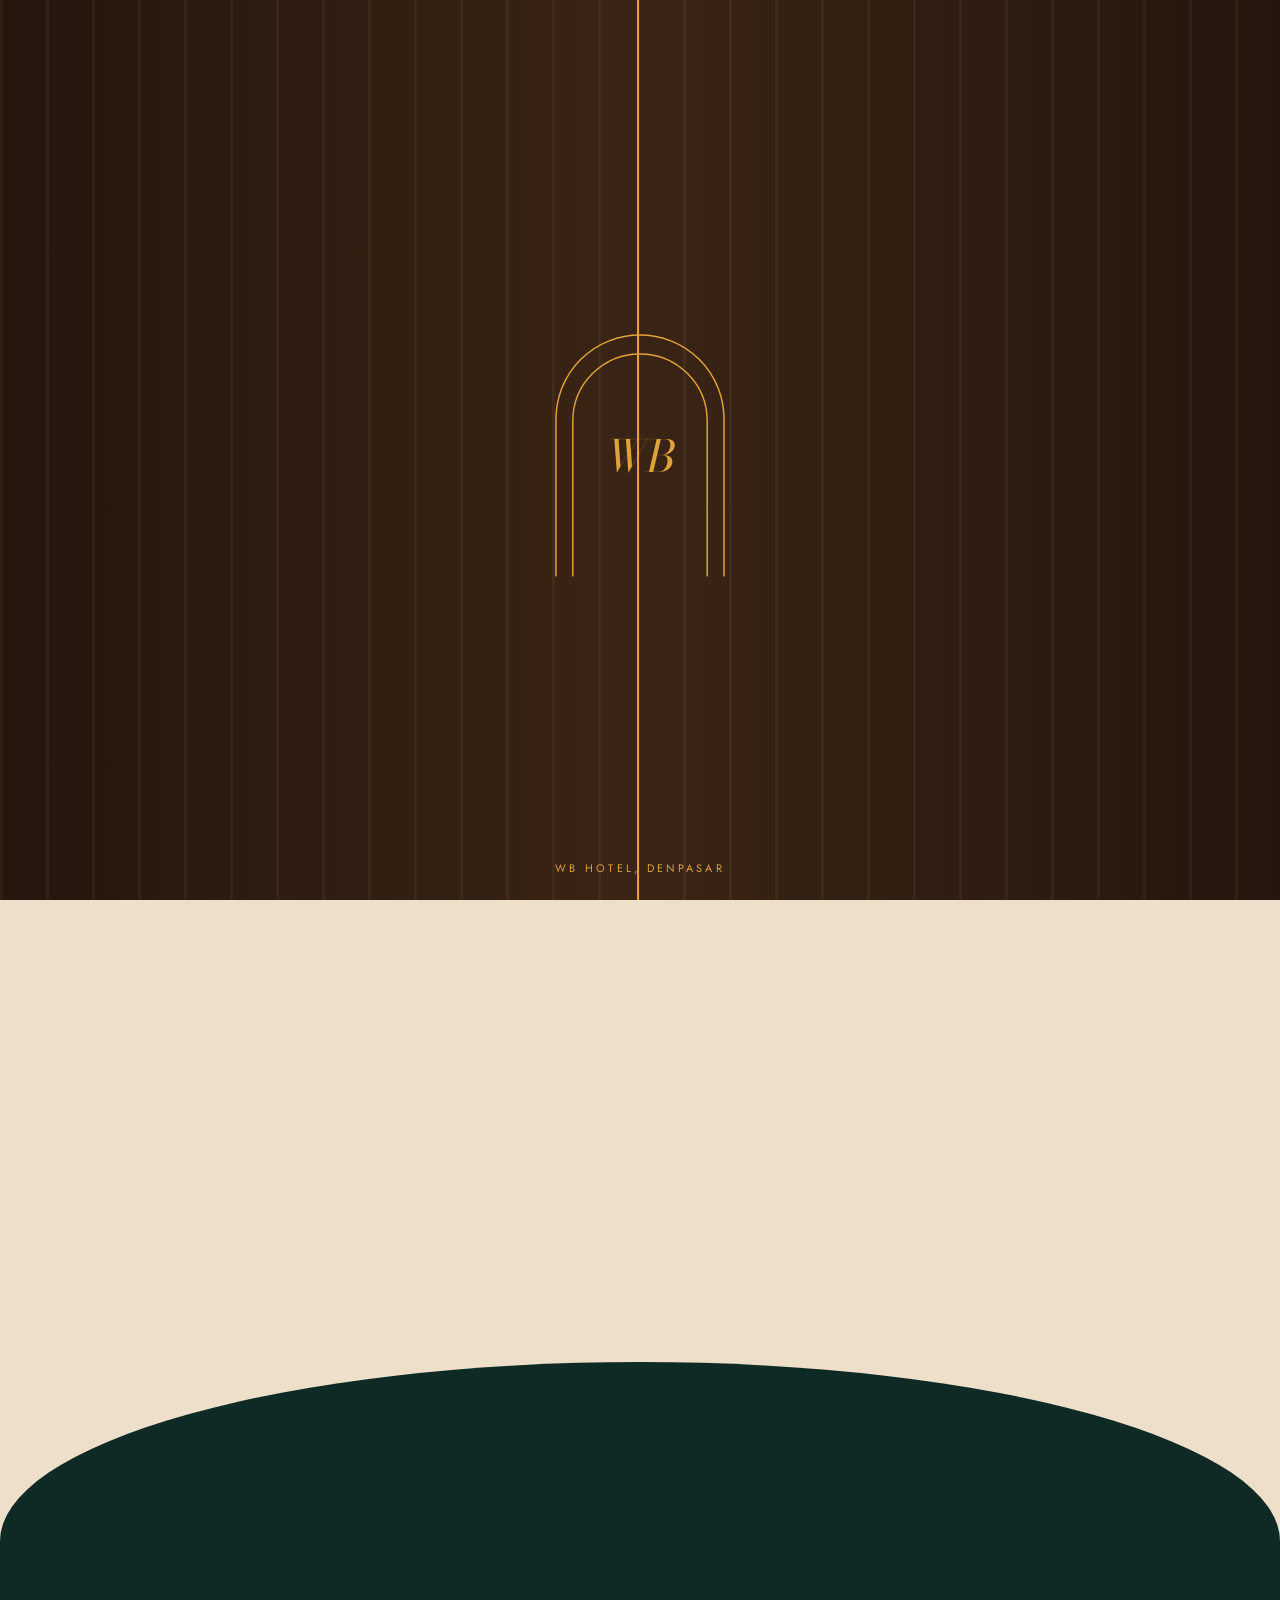
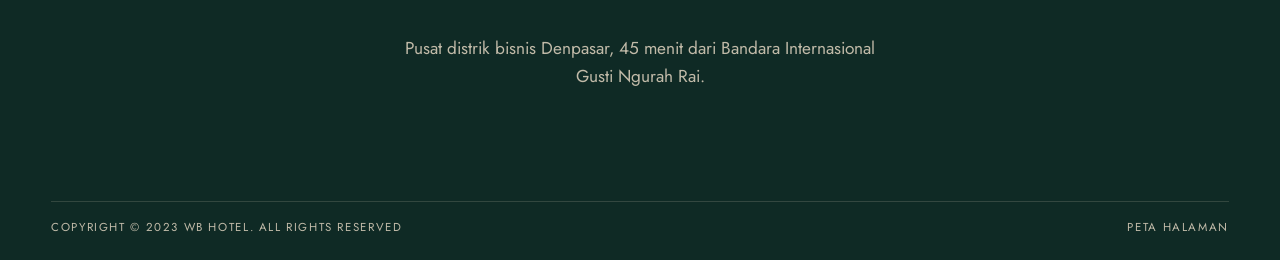
<file: kamar-suite.html>
<!DOCTYPE html>
<html lang="id">
<head>
<meta charset="UTF-8">
<meta name="viewport" content="width=device-width, initial-scale=1">
<title>Suite Room | WB Hotel</title>
<meta name="description" content="Luas 25 meter persegi dengan tempat tidur yang luas.">
<link rel="preconnect" href="https://fonts.googleapis.com">
<link rel="preconnect" href="https://fonts.gstatic.com" crossorigin>
<link href="https://fonts.googleapis.com/css2?family=Bodoni+Moda:ital,opsz,wght@0,6..96,400;1,6..96,400&family=Jost:wght@400;500&display=swap" rel="stylesheet">
<link rel="stylesheet" href="atelier/atelier.css">
<link rel="stylesheet" href="atelier/theme.css">
<script src="atelier/theme.js"></script>
<script src="atelier/atelier.js"></script>
</head>
<body>
<header class="wb-top at-top wb-top--solid">
  <nav><a href="rooms.html" class="is-on">Kamar</a><a href="facilities.html">Fasilitas</a><a href="about.html">Tentang</a></nav>
  <a class="wb-logo" href="index.html">WB Hotel</a>
  <div class="wb-top__r"><a class="wb-reserve" href="rooms.html">Reservasi</a></div>
</header>

<section class="at-wrap wb-sub wb-detail">
  <div>
    <a class="wb-back" href="rooms.html" data-at>&larr; Kembali ke kamar</a>
    <h1 class="wb-display" data-at-split style="font-size:clamp(3rem,8vw,7.5rem)">Suite <em style="color:var(--at-accent-text)">room</em></h1>
    <p class="wb-title" data-at style="font-size:clamp(1.5rem,3vw,2.4rem);margin-top:14px">Rp 775.000</p>
    <div class="wb-specs" data-at>
      <div><b>2</b><span>Tamu</span></div>
      <div><b>2 Twin Bed</b><span>Tempat tidur</span></div>
      <div><b>25 m²</b><span>Luas</span></div>
    </div>
    <p data-at>Memiliki luas 25 meter persegi dilengkapi dengan tempat tidur yang luas, LED TV dengan saluran lokal dan internasional, brankas, meja kerja, lemari pakaian, sofa, telepon, perlengkapan membuat teh dan kopi, minibar, perlengkapan mandi, shower, alat pengering rambut dan sandal untuk di dalam ruangan.</p>
    <h2 class="wb-kicker" data-at style="margin-top:30px">Sudah termasuk</h2>
    <ul class="wb-list" data-at-stagger><li>Pembatalan fleksibel</li><li>Akses gratis ke Gym, Kolam dan Area bermain anak</li><li>Termasuk biaya pemesanan</li></ul>
    <h2 class="wb-kicker" data-at>Syarat &amp; ketentuan</h2>
    <p data-at style="color:var(--at-mute);margin-top:8px">Syarat dan ketentuan berlaku. Hubungi kami untuk tahu lebih lanjut.</p>
    <form class="wb-est" data-at data-harga="775000" onsubmit="return false">
      <h2 class="wb-kicker">Estimasi biaya</h2>
      <div class="wb-est__row">
        <label>Jumlah malam<input type="number" name="malam" min="1" max="30" value="2"></label>
        <label>Kode promo<input type="text" name="kode" placeholder="WBWEEKEND" autocomplete="off"></label>
      </div>
      <output class="wb-est__out" aria-live="polite"></output>
      <a class="at-btn wb-btn" href="#kontak">Pesan</a>
    </form>
  </div>
  <div class="wb-detail__media">
    <div class="wb-arch" data-at><img src="img/room-a.jpg" alt="Suite Room"></div>
    <div class="wb-arch" data-at><img src="img/garden.jpg" alt="Detail Suite Room" loading="lazy"></div>
  </div>
</section>
<footer class="wb-foot at-deep" id="kontak">
  <p class="wb-kicker" data-at>Denpasar, Bali</p>
  <h2 class="wb-title" data-at-split style="margin-top:18px">Sampai jumpa <em>di Bali.</em></h2>
  <p data-at style="max-width:48ch;margin:20px auto 28px;opacity:.8">Pusat distrik bisnis Denpasar, 45 menit dari Bandara Internasional Gusti Ngurah Rai.</p>
  <a class="at-btn wb-btn wb-btn--light" href="rooms.html" data-at>Pilih kamar</a>
  <div class="wb-foot__row"><span>Copyright &copy; 2023 WB Hotel. All Rights Reserved</span><a href="peta-situs.html">Peta halaman</a></div>
</footer>
</body>
</html>
</file>
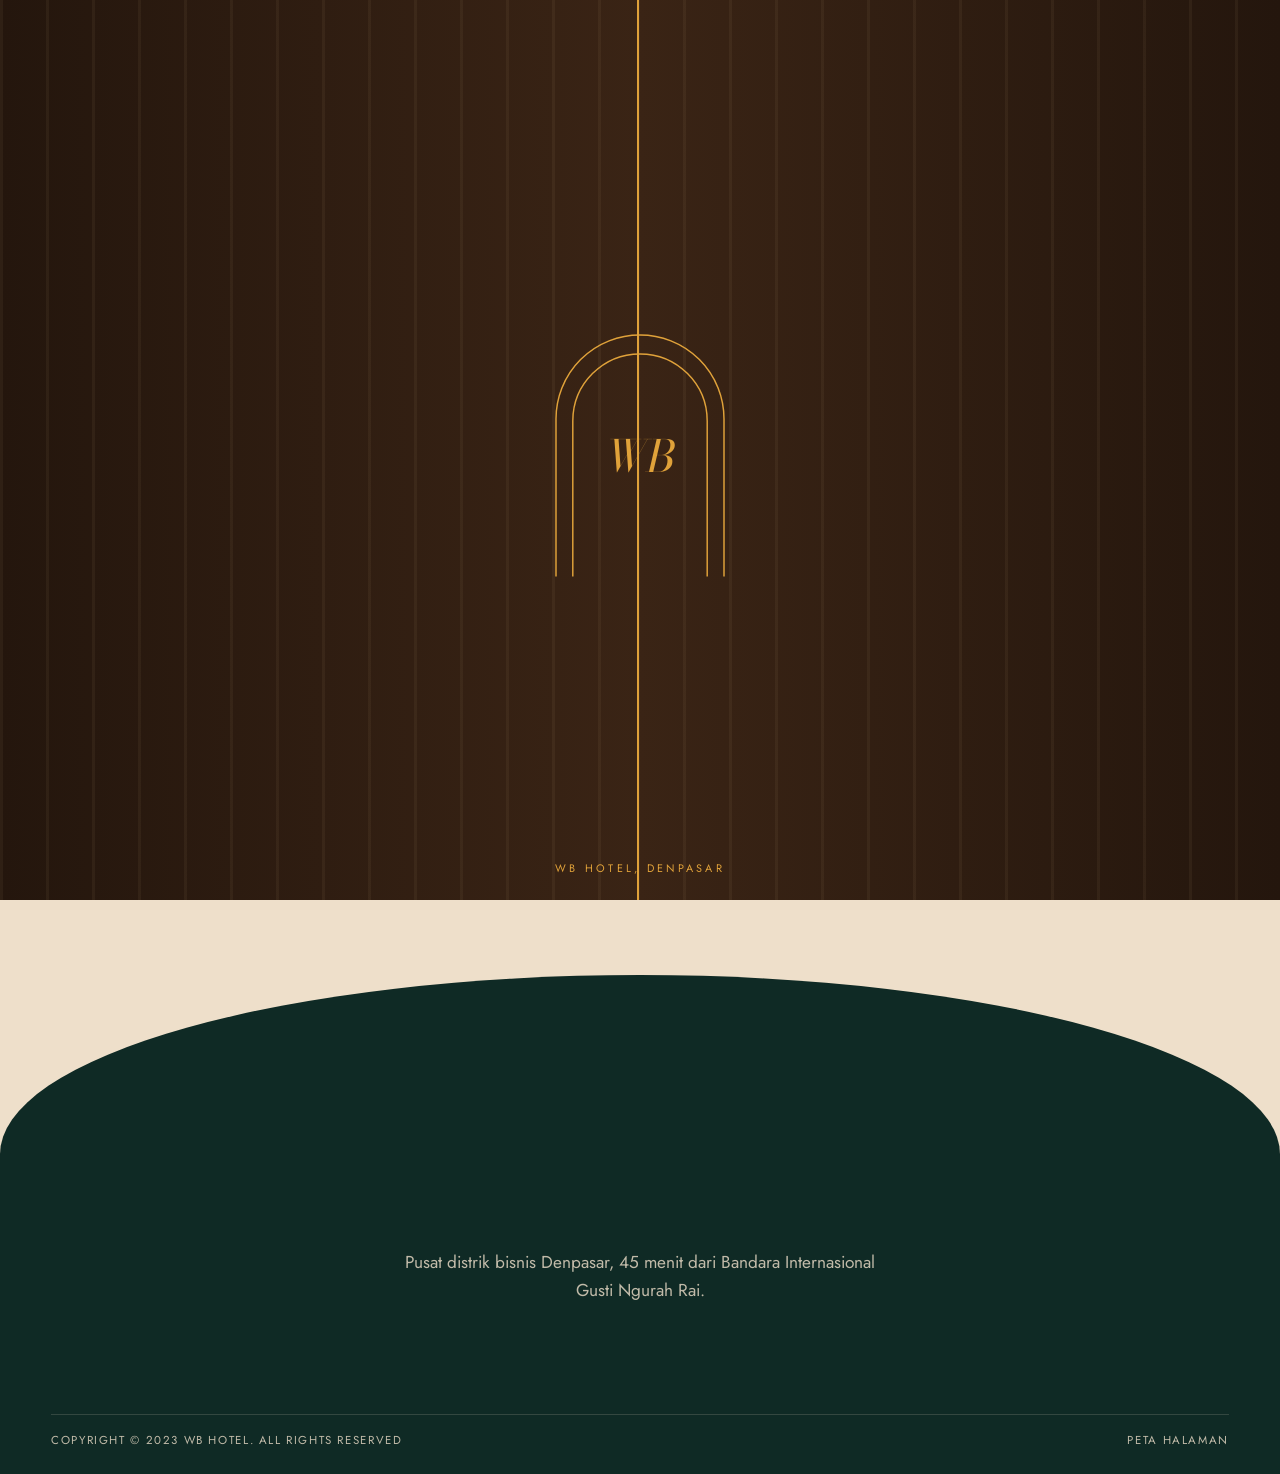
<file: peta-situs.html>
<!DOCTYPE html>
<html lang="id">
<head>
<meta charset="UTF-8">
<meta name="viewport" content="width=device-width, initial-scale=1">
<title>Peta halaman | WB Hotel</title>
<meta name="description" content="Struktur halaman situs WB Hotel.">
<link rel="preconnect" href="https://fonts.googleapis.com">
<link rel="preconnect" href="https://fonts.gstatic.com" crossorigin>
<link href="https://fonts.googleapis.com/css2?family=Bodoni+Moda:ital,opsz,wght@0,6..96,400;1,6..96,400&family=Jost:wght@400;500&display=swap" rel="stylesheet">
<link rel="stylesheet" href="atelier/atelier.css">
<link rel="stylesheet" href="atelier/theme.css">
<script src="atelier/theme.js"></script>
<script src="atelier/atelier.js"></script>
</head>
<body>
<header class="wb-top at-top wb-top--solid">
  <nav><a href="rooms.html">Kamar</a><a href="facilities.html">Fasilitas</a><a href="about.html">Tentang</a></nav>
  <a class="wb-logo" href="index.html">WB Hotel</a>
  <div class="wb-top__r"><a class="wb-reserve" href="rooms.html">Reservasi</a></div>
</header>

<section class="at-wrap wb-sub">
  <p class="wb-kicker" data-at>Struktur situs</p>
  <h1 class="wb-display" data-at-split style="margin-top:14px;font-size:clamp(3rem,9vw,8.5rem)">Peta <em style="color:var(--at-accent-text)">halaman</em></h1>
</section>
<section class="at-wrap wb-map" data-at-stagger>
  <a href="index.html">Beranda <small>Fasilitas, promo, galeri</small></a>
  <a href="rooms.html">Kamar <small>Suite, Premiere, Deluxe</small></a>
  <a href="kamar-suite.html">Suite Room <small>Rp 775.000</small></a>
  <a href="kamar-premiere.html">Premiere Room <small>Rp 1.250.000</small></a>
  <a href="kamar-deluxe.html">Deluxe Room <small>Rp 1.600.000</small></a>
  <a href="facilities.html">Fasilitas <small>Lima layanan</small></a>
  <a href="about.html">Tentang <small>Cerita, misi, profil</small></a>
</section>
<footer class="wb-foot at-deep" id="kontak">
  <p class="wb-kicker" data-at>Denpasar, Bali</p>
  <h2 class="wb-title" data-at-split style="margin-top:18px">Sampai jumpa <em>di Bali.</em></h2>
  <p data-at style="max-width:48ch;margin:20px auto 28px;opacity:.8">Pusat distrik bisnis Denpasar, 45 menit dari Bandara Internasional Gusti Ngurah Rai.</p>
  <a class="at-btn wb-btn wb-btn--light" href="rooms.html" data-at>Pilih kamar</a>
  <div class="wb-foot__row"><span>Copyright &copy; 2023 WB Hotel. All Rights Reserved</span><a href="peta-situs.html">Peta halaman</a></div>
</footer>
</body>
</html>
</file>
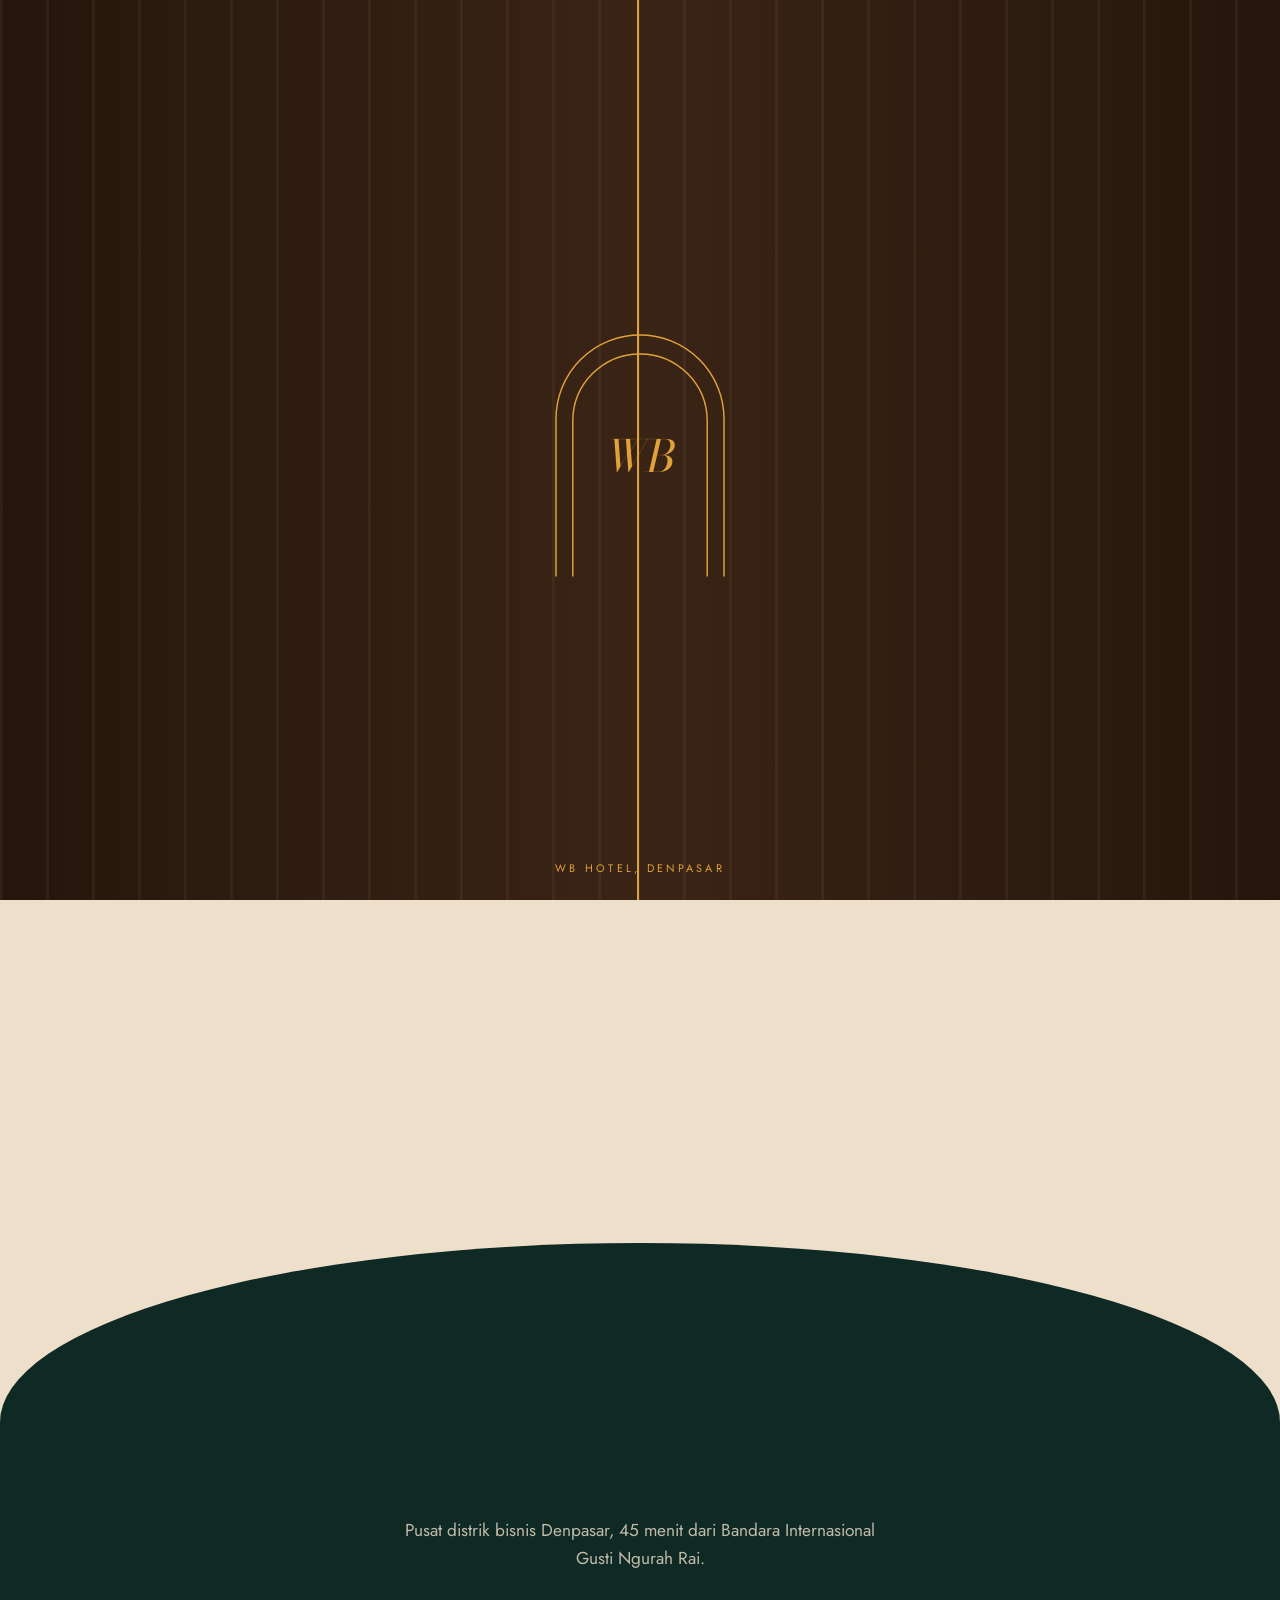
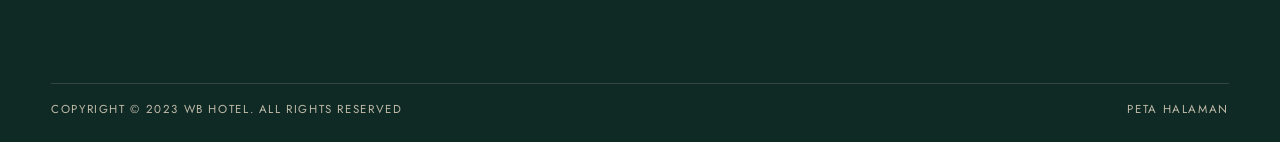
<file: rooms.html>
<!DOCTYPE html>
<html lang="id">
<head>
<meta charset="UTF-8">
<meta name="viewport" content="width=device-width, initial-scale=1">
<title>Kamar | WB Hotel</title>
<meta name="description" content="Suite, Premiere, dan Deluxe di WB Hotel Denpasar.">
<link rel="preconnect" href="https://fonts.googleapis.com">
<link rel="preconnect" href="https://fonts.gstatic.com" crossorigin>
<link href="https://fonts.googleapis.com/css2?family=Bodoni+Moda:ital,opsz,wght@0,6..96,400;1,6..96,400&family=Jost:wght@400;500&display=swap" rel="stylesheet">
<link rel="stylesheet" href="atelier/atelier.css">
<link rel="stylesheet" href="atelier/theme.css">
<script src="atelier/theme.js"></script>
<script src="atelier/atelier.js"></script>
</head>
<body>
<header class="wb-top at-top wb-top--solid">
  <nav><a href="rooms.html" class="is-on">Kamar</a><a href="facilities.html">Fasilitas</a><a href="about.html">Tentang</a></nav>
  <a class="wb-logo" href="index.html">WB Hotel</a>
  <div class="wb-top__r"><a class="wb-reserve" href="rooms.html">Reservasi</a></div>
</header>

<section class="at-wrap wb-sub">
  <p class="wb-kicker" data-at>Kamar</p>
  <h1 class="wb-display" data-at-split style="margin-top:14px;font-size:clamp(3rem,10vw,9.5rem)">Rooms <em style="color:var(--at-accent-text)">&amp; suites</em></h1>
  <p class="at-lead" data-at style="margin-top:22px">Dapatkan penawaran menarik dan eksklusif dari WB Hotel.</p>
</section>
<section class="at-wrap">
  <a class="wb-room" href="kamar-suite.html" data-at>
    <span class="wb-room__n">01</span>
    <div><h3>Suite</h3><p>Luas 25 meter persegi dengan tempat tidur yang luas.</p></div>
    <div class="wb-room__img"><img src="img/room-a.jpg" alt="Suite Room" loading="lazy"></div>
    <div class="wb-room__p"><b>Rp 775.000</b><small>25 m²</small></div>
  </a>
  <a class="wb-room" href="kamar-premiere.html" data-at>
    <span class="wb-room__n">02</span>
    <div><h3>Premiere</h3><p>Luas 37 meter persegi dengan tempat tidur yang luas.</p></div>
    <div class="wb-room__img"><img src="img/promo.jpg" alt="Premiere Room" loading="lazy"></div>
    <div class="wb-room__p"><b>Rp 1.250.000</b><small>37 m²</small></div>
  </a>
  <a class="wb-room" href="kamar-deluxe.html" data-at>
    <span class="wb-room__n">03</span>
    <div><h3>Deluxe</h3><p>Luas 60 meter persegi, dilengkapi ruang keluarga.</p></div>
    <div class="wb-room__img"><img src="img/hero.jpg" alt="Deluxe Room" loading="lazy"></div>
    <div class="wb-room__p"><b>Rp 1.600.000</b><small>60 m²</small></div>
  </a>
</section>
<footer class="wb-foot at-deep" id="kontak">
  <p class="wb-kicker" data-at>Denpasar, Bali</p>
  <h2 class="wb-title" data-at-split style="margin-top:18px">Sampai jumpa <em>di Bali.</em></h2>
  <p data-at style="max-width:48ch;margin:20px auto 28px;opacity:.8">Pusat distrik bisnis Denpasar, 45 menit dari Bandara Internasional Gusti Ngurah Rai.</p>
  <a class="at-btn wb-btn wb-btn--light" href="rooms.html" data-at>Pilih kamar</a>
  <div class="wb-foot__row"><span>Copyright &copy; 2023 WB Hotel. All Rights Reserved</span><a href="peta-situs.html">Peta halaman</a></div>
</footer>
</body>
</html>
</file>
<file: atelier/atelier.css>
/* ==========================================================================
   ATELIER: mesin gerak bersama (tirai, transisi, animasi masuk) dan komponen
   dasar. Identitas tiap proyek (font, warna, bentuk, tata letak) dibuat
   berbeda di theme.css miliknya, lewat token --at-* dan aturan sendiri.
   ========================================================================== */

:root {
  --at-bg: #f4f3ec;
  --at-surface: #fffefa;
  --at-ink: #1d2018;
  --at-mute: #63665a;
  --at-line: rgba(29, 32, 24, .14);
  --at-accent: #c8f031;
  --at-on-accent: #1d2018;
  --at-accent-text: #5c7000;
  --at-deep: #22261b;
  --at-on-deep: #f4f3ec;
  --at-danger: #b3361f;
  --at-ok: #2f7a4b;
  --at-sans: system-ui, "Segoe UI", Arial, sans-serif;
  --at-serif: Georgia, "Times New Roman", serif;
  --at-mono: ui-monospace, Consolas, monospace;
  --at-ease: cubic-bezier(.76, 0, .24, 1);
  --at-out: cubic-bezier(.16, 1, .3, 1);
  --at-r: 18px;
  --at-gutter: clamp(16px, 4vw, 56px);
}

/* ---------- Dasar ---------- */
html { background: var(--at-bg); }
body.at {
  margin: 0;
  color: var(--at-ink);
  background: transparent;
  font-family: var(--at-sans);
  font-size: 1.0625rem;
  line-height: 1.6;
  -webkit-font-smoothing: antialiased;
  overflow-x: clip;
}
body.at *, body.at *::before, body.at *::after { box-sizing: border-box; }
:where(body.at) a { color: inherit; }
:where(body.at) img { max-width: 100%; height: auto; }
:where(body.at) :focus-visible { outline: 2px solid var(--at-ink); outline-offset: 3px; }
::selection { background: var(--at-accent); color: var(--at-on-accent); }

.at-wrap { width: min(1320px, 100% - 2 * var(--at-gutter)); margin-inline: auto; }
.at-narrow { width: min(820px, 100% - 2 * var(--at-gutter)); margin-inline: auto; }
.at-main { padding-block: clamp(110px, 14vh, 150px) clamp(64px, 10vh, 120px); }
.at-section { padding-block: clamp(64px, 11vh, 140px); }

/* ---------- Kontur latar ---------- */
.at-topo { position: fixed; inset: 0; width: 100%; height: 100%; z-index: -1; pointer-events: none; color: var(--at-ink); opacity: .1; }
.at-topo path { fill: none; stroke: currentColor; stroke-width: 1; vector-effect: non-scaling-stroke; }
.at-deep .at-topo-local { color: var(--at-on-deep); }

/* ---------- Tipografi ---------- */
.at-display {
  margin: 0;
  font-family: var(--at-sans);
  font-stretch: 112%;
  font-weight: 800;
  font-size: clamp(2.7rem, 10.5vw, 10rem);
  line-height: .92;
  letter-spacing: -.035em;
  text-transform: uppercase;
  overflow-wrap: anywhere;
}
.at-title {
  margin: 0;
  font-stretch: 110%;
  font-weight: 800;
  font-size: clamp(2rem, 5.6vw, 4.8rem);
  line-height: .98;
  letter-spacing: -.03em;
  text-transform: uppercase;
  overflow-wrap: anywhere;
}
.at-display em, .at-title em {
  font-family: var(--at-serif);
  font-style: italic;
  font-weight: 400;
  font-stretch: 100%;
  text-transform: none;
  letter-spacing: -.02em;
  color: var(--at-accent-text);
}
.at-deep .at-display em, .at-deep .at-title em { color: var(--at-accent); }
.at-h3 { margin: 0; font-stretch: 105%; font-weight: 700; font-size: clamp(1.15rem, 2vw, 1.5rem); line-height: 1.15; letter-spacing: -.015em; }
.at-eyebrow {
  display: inline-flex; align-items: center; gap: 10px; margin: 0;
  font-family: var(--at-mono); font-size: .74rem; font-weight: 500;
  letter-spacing: .14em; text-transform: uppercase; color: var(--at-mute);
}
.at-eyebrow::before { content: ""; width: 8px; height: 8px; border-radius: 50%; background: var(--at-accent); box-shadow: 0 0 0 1px var(--at-ink); }
.at-deep .at-eyebrow { color: var(--at-on-deep); }
.at-lead { margin: 0; max-width: 58ch; font-size: clamp(1.05rem, 1.5vw, 1.3rem); line-height: 1.5; color: var(--at-mute); }
.at-deep .at-lead { color: var(--at-on-deep); opacity: .8; }
.at-prose { max-width: 72ch; }
.at-prose h2 { margin: 2.4em 0 .6em; font-stretch: 108%; font-size: clamp(1.5rem, 3vw, 2.3rem); line-height: 1.08; letter-spacing: -.025em; }
.at-prose h3 { margin: 1.8em 0 .4em; font-size: 1.2rem; }
.at-prose p, .at-prose li { color: var(--at-ink); }
.at-prose code, .at-code-inline { font-family: var(--at-mono); font-size: .86em; padding: .12em .4em; border-radius: 6px; background: var(--at-line); }
.at-prose blockquote { margin: 1.6em 0; padding: 1.1em 1.3em; border-left: 3px solid var(--at-accent); background: var(--at-surface); border-radius: 0 12px 12px 0; }

/* ---------- Header ---------- */
.at-top {
  position: fixed; inset: 0 0 auto 0; z-index: 60;
  display: flex; align-items: center; justify-content: space-between; gap: 18px;
  padding: 16px var(--at-gutter);
  transition: transform .6s var(--at-out), background-color .3s;
}
.at-top.is-hidden { transform: translateY(-110%); }
.at-top.is-stuck { background: color-mix(in srgb, var(--at-bg) 84%, transparent); backdrop-filter: blur(14px); }
.at-brand { display: inline-grid; line-height: .9; text-decoration: none; color: var(--at-ink) !important; white-space: nowrap; }
.at-brand i { font-family: var(--at-serif); font-size: 1.28rem; font-style: normal; letter-spacing: -.01em; }
.at-brand b { font-stretch: 118%; font-weight: 800; font-size: 1.28rem; letter-spacing: -.03em; text-transform: uppercase; }
.at-nav { display: flex; flex-wrap: wrap; align-items: center; justify-content: flex-end; gap: 4px; }
.at-nav a {
  position: relative; padding: 8px 13px; border-radius: 10px; text-decoration: none;
  font-size: .78rem; font-weight: 700; font-stretch: 108%; letter-spacing: .03em; text-transform: uppercase;
  transition: background-color .25s, color .25s;
}
.at-nav a:hover, .at-nav a.active, .at-nav a.is-on { background: var(--at-ink); color: var(--at-bg); }
@media (max-width: 720px) {
  .at-top { position: sticky; flex-wrap: wrap; background: var(--at-bg); }
  .at-top.is-hidden { transform: none; }
  .at-nav { justify-content: flex-start; width: 100%; }
  .at-nav a { padding: 6px 9px; font-size: .72rem; }
  .at-main { padding-top: 40px; }
}

/* ---------- Tombol ---------- */
.at-btn {
  --bg: var(--at-accent); --fg: var(--at-on-accent);
  position: relative; display: inline-flex; align-items: center; justify-content: center; gap: 10px;
  min-height: 46px; padding: 12px 20px; overflow: hidden; cursor: pointer;
  border: 0; border-radius: 12px; background: var(--bg); color: var(--fg) !important;
  font-family: var(--at-sans); font-stretch: 108%; font-weight: 800; font-size: .8rem;
  letter-spacing: .05em; text-transform: uppercase; text-decoration: none; line-height: 1.1;
  transition: transform .5s var(--at-out), box-shadow .3s;
  will-change: transform;
}
.at-btn::before {
  content: ""; position: absolute; inset: 0; z-index: 0; background: var(--at-ink);
  transform: translateY(101%); border-radius: 50% 50% 0 0 / 30% 30% 0 0;
  transition: transform .55s var(--at-out), border-radius .55s var(--at-out);
}
.at-btn > *, .at-btn { isolation: isolate; }
.at-btn span { position: relative; z-index: 1; transition: color .25s; }
.at-btn:hover::before { transform: none; border-radius: 0; }
.at-btn:hover span { color: var(--at-bg); }
.at-btn--ghost { --bg: transparent; --fg: var(--at-ink); box-shadow: inset 0 0 0 1.5px var(--at-ink); }
.at-btn--danger { --bg: var(--at-danger); --fg: #fff; }
.at-btn--sm { min-height: 36px; padding: 8px 13px; font-size: .7rem; border-radius: 9px; }
.at-deep .at-btn--ghost { --fg: var(--at-on-deep); box-shadow: inset 0 0 0 1.5px var(--at-on-deep); }
.at-deep .at-btn::before { background: var(--at-on-deep); }
.at-deep .at-btn:hover span { color: var(--at-deep); }
.at-actions { display: flex; flex-wrap: wrap; align-items: center; gap: 10px; }

/* ---------- Hero ---------- */
.at-hero { position: relative; min-height: 100svh; display: flex; flex-direction: column; justify-content: flex-end; gap: clamp(20px, 3vh, 34px); padding: 120px var(--at-gutter) clamp(30px, 6vh, 64px); }
.at-hero--center { align-items: center; justify-content: center; text-align: center; }
.at-hero__media { position: absolute; inset: 0; z-index: -1; overflow: hidden; }
.at-hero__media img { width: 100%; height: 118%; object-fit: cover; display: block; will-change: transform; }
.at-hero__media::after { content: ""; position: absolute; inset: 0; background: linear-gradient(180deg, rgba(0,0,0,.28), rgba(0,0,0,.14) 40%, rgba(0,0,0,.72)); }
.at-hero--media, .at-hero--media .at-lead, .at-hero--media .at-eyebrow { color: #fff; }
.at-hero--media .at-display em { color: var(--at-accent); }
.at-hero__foot { display: flex; flex-wrap: wrap; align-items: flex-end; justify-content: space-between; gap: 22px; }

/* ---------- Marquee ---------- */
.at-marquee { overflow: hidden; white-space: nowrap; padding: 14px 0; background: var(--at-accent); color: var(--at-on-accent); }
.at-marquee__t { display: inline-flex; animation: at-marq 32s linear infinite; }
.at-marquee__t > span { padding-right: 3rem; font-stretch: 112%; font-weight: 800; font-size: clamp(1.2rem, 3vw, 2.4rem); letter-spacing: -.02em; text-transform: uppercase; }
.at-marquee__t > span em { font-family: var(--at-serif); font-weight: 400; text-transform: none; }
@keyframes at-marq { to { transform: translateX(-50%); } }

/* ---------- Komponen ---------- */
.at-grid { display: grid; gap: clamp(12px, 1.6vw, 22px); grid-template-columns: repeat(auto-fill, minmax(min(100%, 280px), 1fr)); }
.at-card {
  position: relative; display: block; padding: clamp(18px, 2.2vw, 28px);
  background: var(--at-surface); border-radius: var(--at-r); box-shadow: inset 0 0 0 1px var(--at-line);
  text-decoration: none; transition: transform .6s var(--at-out), box-shadow .4s;
}
a.at-card:hover { transform: translateY(-6px); box-shadow: inset 0 0 0 1.5px var(--at-ink), 0 24px 50px -30px rgba(0,0,0,.5); }
.at-card__img { display: block; width: 100%; aspect-ratio: 4/3; object-fit: cover; border-radius: 12px; margin-bottom: 14px; }
.at-tag { display: inline-block; padding: 3px 9px; border-radius: 7px; font-family: var(--at-mono); font-size: .72rem; background: var(--at-line); }
.at-tag--accent { background: var(--at-accent); color: var(--at-on-accent); }
.at-num { font-stretch: 112%; font-weight: 800; font-size: clamp(2rem, 4vw, 3.3rem); line-height: 1; letter-spacing: -.04em; }
.at-rule { border: 0; border-top: 1px solid var(--at-line); margin: 0; }

.at-tablewrap { overflow-x: auto; background: var(--at-surface); border-radius: var(--at-r); box-shadow: inset 0 0 0 1px var(--at-line); }
.at-table { width: 100%; border-collapse: collapse; font-size: .95rem; }
.at-table th { padding: 16px 18px; text-align: left; white-space: nowrap; font-family: var(--at-mono); font-size: .7rem; font-weight: 500; letter-spacing: .12em; text-transform: uppercase; color: var(--at-mute); border-bottom: 1px solid var(--at-line); }
.at-table td { padding: 15px 18px; border-bottom: 1px solid var(--at-line); vertical-align: middle; }
.at-table tr:last-child td { border-bottom: 0; }
.at-table tbody tr { transition: background-color .2s; }
.at-table tbody tr:hover { background: color-mix(in srgb, var(--at-accent) 16%, transparent); }
.at-table__act { display: flex; gap: 6px; flex-wrap: wrap; }
.at-table__empty { padding: 56px 18px !important; text-align: center; color: var(--at-mute); }

.at-form { display: grid; gap: 18px; }
.at-field { display: grid; gap: 7px; margin: 0; }
.at-field > label, .at-label { font-family: var(--at-mono); font-size: .72rem; letter-spacing: .1em; text-transform: uppercase; color: var(--at-mute); }
.at-input {
  width: 100%; min-height: 50px; padding: 12px 14px; font: inherit; color: var(--at-ink);
  background: var(--at-surface); border: 0; border-radius: 12px; box-shadow: inset 0 0 0 1px var(--at-line);
  transition: box-shadow .25s;
}
.at-input:focus { outline: 0; box-shadow: inset 0 0 0 2px var(--at-ink); }
textarea.at-input { min-height: 130px; resize: vertical; }
.at-alert { padding: 13px 16px; border-radius: 12px; font-size: .95rem; background: color-mix(in srgb, var(--at-danger) 12%, var(--at-surface)); color: var(--at-danger); }
.at-alert--ok { background: color-mix(in srgb, var(--at-ok) 14%, var(--at-surface)); color: var(--at-ok); }

/* Halaman masuk: dua kolom */
.at-auth { min-height: 100svh; display: grid; grid-template-columns: 1.15fr 1fr; }
.at-auth__art { position: relative; display: flex; flex-direction: column; justify-content: space-between; gap: 30px; padding: clamp(24px, 4vw, 56px); background: var(--at-deep); color: var(--at-on-deep); overflow: hidden; }
.at-auth__art .at-brand { color: var(--at-on-deep) !important; }
.at-auth__form { display: flex; flex-direction: column; justify-content: center; gap: 24px; padding: clamp(24px, 6vw, 88px); }
@media (max-width: 860px) { .at-auth { grid-template-columns: 1fr; } .at-auth__art { min-height: 42svh; } }

/* Panel gelap dan footer berlekuk */
.at-deep { background: var(--at-deep); color: var(--at-on-deep); }
.at-foot {
  --notch: 26px;
  position: relative; margin: clamp(30px, 6vh, 70px) clamp(8px, 1vw, 14px) clamp(8px, 1vw, 14px);
  padding: calc(var(--notch) + clamp(44px, 8vh, 90px)) clamp(18px, 4vw, 56px) 22px;
  background: var(--at-deep); color: var(--at-on-deep);
  clip-path: polygon(0 var(--notch), calc(50% - 190px) var(--notch), calc(50% - 160px) 0, calc(50% + 160px) 0, calc(50% + 190px) var(--notch), 100% var(--notch), 100% 100%, 0 100%);
  border-radius: 0 0 22px 22px;
}
.at-foot__big { margin: 0 0 clamp(30px, 6vh, 60px); text-align: center; font-stretch: 110%; font-weight: 800; font-size: clamp(1.9rem, 6vw, 5rem); line-height: .96; letter-spacing: -.03em; text-transform: uppercase; }
.at-foot__big em { font-family: var(--at-serif); font-weight: 400; text-transform: none; color: var(--at-accent); }
.at-foot__row { display: flex; flex-wrap: wrap; align-items: center; justify-content: space-between; gap: 14px; font-family: var(--at-mono); font-size: .72rem; letter-spacing: .06em; text-transform: uppercase; opacity: .78; }
.at-foot__row a { text-decoration: none; }
.at-foot__row a:hover { color: var(--at-accent); }

/* ---------- Layar pembuka dan transisi ---------- */
.at-curtain { position: fixed; inset: 0; z-index: 9000; pointer-events: none; }
.at-curtain__a, .at-curtain__b {
  position: absolute; inset: -2% 0 -14vh; border-radius: 0 0 50% 50% / 0 0 12vh 12vh;
  transition: transform 1.05s var(--at-ease);
}
.at-curtain__a { background: var(--at-deep); transition-delay: .09s; }
.at-curtain__b { background: var(--at-accent); }
.at-curtain__mark {
  position: absolute; inset: 0; display: grid; place-items: center; color: var(--at-on-accent);
  transition: opacity .3s, transform .9s var(--at-ease);
}
.at-curtain__glyph {
  font-family: var(--at-sans); font-weight: 300; font-stretch: 75%; font-size: clamp(3rem, 9vw, 6rem);
  letter-spacing: -.04em; line-height: 1; text-transform: uppercase;
  animation: at-glyph 1.3s var(--at-out) both;
}
@keyframes at-glyph {
  0% { opacity: 0; transform: scale(.72) rotate(-14deg); font-weight: 300; font-stretch: 75%; }
  45% { opacity: 1; }
  100% { opacity: 1; transform: none; font-weight: 900; font-stretch: 125%; }
}
.at-curtain__cap {
  position: absolute; left: 0; right: 0; bottom: 24px; display: flex; justify-content: space-between;
  padding-inline: var(--at-gutter); font-family: var(--at-mono); font-size: .72rem;
  letter-spacing: .14em; text-transform: uppercase; color: var(--at-on-accent);
  transition: opacity .25s;
}
.at-curtain.is-leaving .at-curtain__a, .at-curtain.is-leaving .at-curtain__b { transform: translateY(-120%); }
.at-curtain.is-leaving .at-curtain__mark { transform: translateY(-40vh); opacity: 0; }
.at-curtain.is-leaving .at-curtain__cap { opacity: 0; }
.at-curtain.is-short .at-curtain__a, .at-curtain.is-short .at-curtain__b { transition-duration: .7s; }
.at-curtain.is-short .at-curtain__glyph { animation-duration: .4s; }
.at-curtain.is-entering .at-curtain__a, .at-curtain.is-entering .at-curtain__b { transform: translateY(120%); }
.at-curtain.is-entering .at-curtain__mark, .at-curtain.is-entering .at-curtain__cap { opacity: 0; }
.at-curtain.is-covering .at-curtain__a, .at-curtain.is-covering .at-curtain__b { transform: none; transition-duration: .6s; }
.at-curtain.is-covering .at-curtain__b { transition-delay: .07s; }
.at-curtain.is-covering .at-curtain__a { transition-delay: 0s; }

/* ---------- Animasi masuk ---------- */
html.at-motion [data-at] { opacity: 0; transform: translateY(36px); transition: opacity 1s var(--at-out), transform 1.1s var(--at-out); transition-delay: calc(var(--at-i, 0) * 70ms); }
html.at-motion [data-at].is-in { opacity: 1; transform: none; }
.at-w { display: inline-block; overflow: hidden; vertical-align: top; padding-block: .06em; margin-block: -.06em; padding-right: .04em; }
.at-w > span { display: inline-block; }
html.at-motion [data-at-split] .at-w > span { transform: translateY(112%) rotate(4deg); transform-origin: left top; transition: transform 1.15s var(--at-out); transition-delay: calc(var(--at-i, 0) * 55ms + 80ms); }
html.at-motion [data-at-split].is-in .at-w > span { transform: none; }
.at-scribble { position: relative; display: inline-block; }
.at-scribble svg { position: absolute; left: -3%; right: -3%; bottom: -.1em; width: 106%; height: .3em; overflow: visible; pointer-events: none; }
.at-scribble path { fill: none; stroke: var(--at-accent); stroke-width: 5; stroke-linecap: round; vector-effect: non-scaling-stroke; stroke-dasharray: 1; stroke-dashoffset: 1; transition: stroke-dashoffset 1.4s var(--at-ease) .7s; }
.is-in .at-scribble path { stroke-dashoffset: 0; }

/* ---------- Kursor dan progres ---------- */
.at-cur { position: fixed; left: 0; top: 0; z-index: 8000; width: 12px; height: 12px; margin: -6px; border-radius: 50%; background: #fff; mix-blend-mode: difference; pointer-events: none; transition: width .3s var(--at-out), height .3s var(--at-out), margin .3s var(--at-out); opacity: 0; }
.at-cur.is-on { opacity: 1; }
.at-cur.is-big { width: 54px; height: 54px; margin: -27px; }
.at-progress { position: fixed; inset: 0 0 auto 0; z-index: 70; height: 3px; background: var(--at-accent); transform: scaleX(var(--p, 0)); transform-origin: left; pointer-events: none; }

@media (prefers-reduced-motion: reduce) {
  .at-marquee__t, .at-curtain__glyph { animation: none; }
  .at-curtain { display: none; }
  .at-cur { display: none; }
  html { scroll-behavior: auto !important; }
}
@media print {
  .at-curtain, .at-cur, .at-progress, .at-topo, .at-top { display: none !important; }
  html.at-motion [data-at] { opacity: 1 !important; transform: none !important; }
}
</file>
<file: atelier/theme.css>
/* WB HOTEL: resor Bali, lengkung gapura. Palet hutan #143530, golden hour #E0A23A, terakota #B5532F, pasir #EEDFCA. */
:root {
  --at-bg: #eedfca; --at-surface: #f8efe2; --at-ink: #143530; --at-mute: #5f625a;
  --at-line: rgba(20, 53, 48, .16); --at-accent: #e0a23a; --at-on-accent: #143530;
  --at-accent-text: #b5532f; --at-deep: #0f2a25; --at-on-deep: #eedfca;
  --at-sans: "Jost", "Century Gothic", sans-serif; --at-serif: "Bodoni Moda", "Didot", Georgia, serif; --at-mono: "Jost", sans-serif;
  --arch: 999px 999px 0 0;
}
body.at { font-weight: 400; font-size: 1.08rem; }

/* Pintu pembuka */
.at-curtain__a, .at-curtain__b { inset: 0; border-radius: 0; width: 50.2%; background: #2a1a10; transition: transform 1.25s var(--at-ease); transition-delay: 0s; }
.at-curtain__a { left: 0; background-image: repeating-linear-gradient(90deg, rgba(255,220,160,.05) 0 3px, transparent 3px 46px), linear-gradient(90deg, #24160d, #3a2415); box-shadow: inset -2px 0 0 #e0a23a; }
.at-curtain__b { left: auto; right: 0; background-image: repeating-linear-gradient(90deg, rgba(255,220,160,.05) 0 3px, transparent 3px 46px), linear-gradient(270deg, #24160d, #3a2415); box-shadow: inset 2px 0 0 #e0a23a; }
.at-curtain.is-leaving .at-curtain__a { transform: translateX(-101%); }
.at-curtain.is-leaving .at-curtain__b { transform: translateX(101%); }
.at-curtain.is-entering .at-curtain__a { transform: translateX(-101%); }
.at-curtain.is-entering .at-curtain__b { transform: translateX(101%); }
.at-curtain.is-covering .at-curtain__a, .at-curtain.is-covering .at-curtain__b { transform: none; transition-duration: .62s; transition-delay: 0s; }
.at-curtain.is-leaving .at-curtain__mark { transform: scale(1.5); }
.at-curtain__cap { color: #e0a23a; letter-spacing: .3em; font-size: .68rem; justify-content: center; }
.at-curtain__pc { display: none; }
.wb-seal { width: min(46vw, 210px); color: #e0a23a; }
.wb-seal path, .wb-seal circle { fill: none; stroke: currentColor; stroke-width: 1.4; stroke-dasharray: 1; stroke-dashoffset: 1; animation: wb-draw 1.5s var(--at-ease) forwards; }
.wb-seal text { fill: currentColor; font-family: var(--at-serif); font-size: 42px; font-style: italic; text-anchor: middle; opacity: 0; animation: wb-fade .8s .75s forwards; }
@keyframes wb-draw { to { stroke-dashoffset: 0; } }
@keyframes wb-fade { to { opacity: 1; } }

/* Tipografi */
.wb-display { margin: 0; font-family: var(--at-serif); font-weight: 400; font-size: clamp(3.2rem, 11.5vw, 11.5rem); line-height: .92; letter-spacing: -.02em; }
.wb-display em { font-style: italic; color: #ecb75a; }
.wb-title { margin: 0; font-family: var(--at-serif); font-weight: 400; font-size: clamp(2.5rem, 6.4vw, 6.2rem); line-height: 1; letter-spacing: -.015em; }
.wb-title em { font-style: italic; color: var(--at-accent-text); }
.at-deep .wb-title em { color: #ecb75a; }
.wb-kicker { margin: 0; font-size: .74rem; font-weight: 500; letter-spacing: .32em; text-transform: uppercase; color: var(--at-accent-text); }
.at-deep .wb-kicker, .wb-hero .wb-kicker { color: #ecb75a; }

/* Navigasi */
.wb-top { position: fixed; inset: 0 0 auto 0; z-index: 60; display: grid; grid-template-columns: 1fr auto 1fr; align-items: center; gap: 16px; padding: 22px var(--at-gutter); color: #fff; transition: transform .6s var(--at-out), background-color .35s, color .35s, padding .35s; }
.wb-top.at-top { display: grid; }
.wb-top.is-stuck { background: rgba(238, 223, 202, .9); color: var(--at-ink); backdrop-filter: blur(14px); padding-block: 12px; }
.wb-top--solid { color: var(--at-ink); }
.wb-top nav { display: flex; gap: clamp(12px, 2vw, 30px); }
.wb-top a { text-decoration: none; font-size: .76rem; font-weight: 500; letter-spacing: .2em; text-transform: uppercase; }
.wb-top nav a { position: relative; padding-block: 5px; }
.wb-top nav a::after { content: ""; position: absolute; left: 0; right: 0; bottom: 0; height: 1px; background: currentColor; transform: scaleX(0); transform-origin: right; transition: transform .5s var(--at-out); }
.wb-top nav a:hover::after, .wb-top nav a.is-on::after { transform: none; transform-origin: left; }
.wb-logo { font-family: var(--at-serif); font-size: 1.7rem !important; font-style: italic; letter-spacing: 0 !important; text-transform: none !important; text-align: center; white-space: nowrap; }
.wb-top__r { display: flex; justify-content: flex-end; }
.wb-reserve { padding: 11px 20px; border-radius: 999px; box-shadow: inset 0 0 0 1px currentColor; transition: background-color .3s, color .3s; white-space: nowrap; }
.wb-reserve:hover { background: var(--at-accent); color: var(--at-on-accent); box-shadow: none; }
@media (max-width: 860px) {
  .wb-top, .wb-top.at-top { position: sticky; grid-template-columns: 1fr auto; background: var(--at-bg); color: var(--at-ink); padding-block: 12px; }
  .wb-top.is-hidden { transform: none; }
  .wb-top nav { grid-column: 1 / -1; grid-row: 2; flex-wrap: wrap; gap: 6px 16px; }
  .wb-top a { font-size: .7rem; letter-spacing: .14em; }
  .wb-logo { text-align: left; grid-row: 1; }
  .wb-top__r { grid-row: 1; }
}

/* Hero */
.wb-hero { position: relative; min-height: 100svh; display: flex; flex-direction: column; justify-content: flex-end; padding: 130px var(--at-gutter) clamp(26px, 5vh, 56px); color: #fff; overflow: hidden; background: #0f2a25; }
.wb-hero img { position: absolute; inset: 0; width: 100%; height: 116%; object-fit: cover; animation: wb-zoom 2.8s var(--at-out) both; }
.wb-hero::after { content: ""; position: absolute; inset: 0; background: linear-gradient(180deg, rgba(12,20,15,.45), rgba(12,20,15,.05) 40%, rgba(12,20,15,.82)); }
.wb-hero > *:not(img) { position: relative; z-index: 1; }
.wb-hero__foot { display: grid; grid-template-columns: 1fr auto; align-items: end; gap: 24px; margin-top: clamp(20px, 4vh, 40px); padding-top: 18px; border-top: 1px solid rgba(255,255,255,.3); }
.wb-hero__foot p { margin: 0; max-width: 46ch; }
@keyframes wb-zoom { from { transform: scale(1.18); } to { transform: none; } }
.wb-sub { padding-top: clamp(130px, 20vh, 190px); padding-bottom: clamp(30px, 6vh, 60px); }

/* Tombol pil */
.wb-btn { --bg: var(--at-ink); --fg: var(--at-bg); border-radius: 999px; font-weight: 500; letter-spacing: .2em; font-size: .72rem; padding: 15px 26px; }
.wb-btn::before { background: var(--at-accent); }
.wb-btn:hover span { color: var(--at-on-accent); }
.wb-btn--light { --bg: #eedfca; --fg: #143530; }

/* Cerita */
.wb-intro { display: grid; grid-template-columns: 5fr 7fr; gap: clamp(30px, 6vw, 96px); align-items: center; }
.wb-arch { border-radius: var(--arch); overflow: hidden; aspect-ratio: 4/5; background: var(--at-line); }
.wb-arch img { width: 100%; height: 100%; object-fit: cover; display: block; transition: transform 1.6s var(--at-out); }
a:hover .wb-arch img, .wb-arch:hover img { transform: scale(1.06); }
.wb-facts { display: grid; grid-template-columns: repeat(3, 1fr); gap: 14px; margin-top: 30px; padding-top: 22px; border-top: 1px solid var(--at-line); }
.wb-facts b { display: block; font-family: var(--at-serif); font-weight: 400; font-size: clamp(2rem, 4vw, 3.3rem); line-height: 1; }
.wb-facts span { font-size: .78rem; color: var(--at-mute); }

/* Fasilitas ikon */
.wb-amen { display: grid; grid-template-columns: repeat(5, 1fr); border-block: 1px solid rgba(238,223,202,.2); }
.wb-amen > * { display: grid; gap: 14px; justify-items: center; padding: clamp(24px, 4vw, 44px) 10px; text-align: center; font-size: .76rem; letter-spacing: .18em; text-transform: uppercase; }
.wb-amen > * + * { border-left: 1px solid rgba(238,223,202,.2); }
.wb-amen img { width: 34px; height: 34px; filter: invert(1) sepia(.5) saturate(1.6) brightness(.92); }
@media (max-width: 700px) { .wb-amen { grid-template-columns: repeat(2, 1fr); } .wb-amen > * + * { border-left: 0; } }

/* Daftar kamar */
.wb-room { display: grid; grid-template-columns: auto 1fr minmax(180px, 300px) auto; gap: clamp(14px, 3vw, 44px); align-items: center; padding-block: clamp(20px, 3vw, 34px); border-top: 1px solid var(--at-line); text-decoration: none; transition: padding .6s var(--at-out); }
.wb-room:last-child { border-bottom: 1px solid var(--at-line); }
.wb-room:hover { padding-inline: 16px; }
.wb-room__n { font-family: var(--at-serif); font-style: italic; color: var(--at-accent-text); font-size: 1.2rem; }
.wb-room h3 { margin: 0; font-family: var(--at-serif); font-weight: 400; font-size: clamp(2rem, 5vw, 4.4rem); line-height: 1; }
.wb-room p { margin: 8px 0 0; color: var(--at-mute); font-size: .95rem; max-width: 52ch; }
.wb-room__img { aspect-ratio: 3/2; overflow: hidden; border-radius: 120px 120px 0 0; }
.wb-room__img img { width: 100%; height: 100%; object-fit: cover; display: block; transition: transform 1.2s var(--at-out); }
.wb-room:hover .wb-room__img img { transform: scale(1.08); }
.wb-room__p { text-align: right; white-space: nowrap; }
.wb-room__p b { display: block; font-family: var(--at-serif); font-weight: 400; font-size: clamp(1.2rem, 2.2vw, 1.8rem); }
.wb-room__p small { color: var(--at-mute); font-size: .72rem; letter-spacing: .14em; text-transform: uppercase; }
@media (max-width: 760px) { .wb-room { grid-template-columns: 1fr; } .wb-room__p { text-align: left; } .wb-room__n { display: none; } }

/* Promo */
.wb-promo { display: grid; grid-template-columns: repeat(2, 1fr); gap: clamp(14px, 2vw, 26px); }
.wb-promo article { position: relative; min-height: clamp(460px, 70vh, 700px); display: flex; flex-direction: column; justify-content: flex-end; gap: 12px; padding: clamp(20px, 3vw, 38px); color: #fff; overflow: hidden; border-radius: 220px 220px 0 0; }
.wb-promo img { position: absolute; inset: 0; width: 100%; height: 100%; object-fit: cover; transition: transform 1.6s var(--at-out); }
.wb-promo article:hover img { transform: scale(1.05); }
.wb-promo article::after { content: ""; position: absolute; inset: 0; background: linear-gradient(180deg, transparent 25%, rgba(10,16,12,.86)); }
.wb-promo article > *:not(img) { position: relative; z-index: 1; margin: 0; }
.wb-promo h3 { font-family: var(--at-serif); font-weight: 400; font-size: clamp(1.9rem, 3.4vw, 3rem); line-height: 1; }
.wb-promo p { font-size: .95rem; opacity: .9; }
.wb-promo code { font-family: inherit; font-weight: 500; color: #ecb75a; }
.wb-price { display: flex; flex-wrap: wrap; align-items: baseline; gap: 12px; }
.wb-price del { opacity: .65; font-size: .9rem; }
.wb-price b { font-family: var(--at-serif); font-weight: 400; font-size: 1.7rem; }
.wb-price span { padding: 2px 9px; border-radius: 99px; background: #ecb75a; color: #143530; font-size: .7rem; font-weight: 500; }
@media (max-width: 760px) { .wb-promo { grid-template-columns: 1fr; } .wb-promo article { border-radius: 130px 130px 0 0; } }

/* Galeri */
.wb-gal { display: grid; grid-template-columns: repeat(12, 1fr); gap: clamp(8px, 1.2vw, 16px); }
.wb-gal figure { margin: 0; overflow: hidden; }
.wb-gal img { width: 100%; height: 100%; object-fit: cover; display: block; transition: transform 1.3s var(--at-out); }
.wb-gal figure:hover img { transform: scale(1.06); }
.wb-gal figure:nth-child(1) { grid-column: span 5; aspect-ratio: 4/5; border-radius: var(--arch); }
.wb-gal figure:nth-child(2) { grid-column: span 7; }
.wb-gal figure:nth-child(3) { grid-column: span 7; }
.wb-gal figure:nth-child(4) { grid-column: span 5; border-radius: var(--arch); }

/* Halaman cerita */
.wb-chap { display: grid; grid-template-columns: 1fr 1fr; gap: clamp(26px, 6vw, 90px); align-items: center; padding-block: clamp(40px, 7vh, 80px); }
.wb-chap:nth-child(even) > :first-child { order: 2; }
@media (max-width: 760px) { .wb-chap, .wb-intro { grid-template-columns: 1fr; } .wb-chap:nth-child(even) > :first-child { order: 0; } }

/* Fasilitas */
.wb-fac { display: grid; grid-template-columns: 1fr 1.2fr; align-items: stretch; border-top: 1px solid var(--at-line); }
.wb-fac:last-child { border-bottom: 1px solid var(--at-line); }
.wb-fac figure { margin: 0; min-height: 300px; overflow: hidden; }
.wb-fac figure img { width: 100%; height: 100%; object-fit: cover; display: block; transition: transform 1.3s var(--at-out); }
.wb-fac:hover figure img { transform: scale(1.05); }
.wb-fac div { display: flex; flex-direction: column; justify-content: center; gap: 12px; padding: clamp(24px, 5vw, 70px); }
.wb-fac h2 { margin: 0; font-family: var(--at-serif); font-weight: 400; font-size: clamp(2rem, 4.4vw, 4rem); line-height: 1; }
.wb-fac img.wb-ico { width: 34px; height: 34px; }
.wb-fac p { margin: 0; color: var(--at-mute); max-width: 44ch; }
@media (max-width: 720px) { .wb-fac { grid-template-columns: 1fr; } }

/* Detail kamar */
.wb-detail { display: grid; grid-template-columns: 1fr 1fr; gap: clamp(26px, 5vw, 70px); align-items: start; }
.wb-detail__media { display: grid; gap: 14px; position: sticky; top: 90px; }
.wb-detail__media .wb-arch { aspect-ratio: 5/5; }
.wb-specs { display: grid; grid-template-columns: repeat(3, 1fr); gap: 1px; background: var(--at-line); margin-block: 26px; border-block: 1px solid var(--at-line); }
.wb-specs > div { background: var(--at-bg); padding: 16px 12px 16px 0; }
.wb-specs b { display: block; font-family: var(--at-serif); font-weight: 400; font-size: 1.35rem; line-height: 1.15; }
.wb-specs span { font-size: .7rem; letter-spacing: .16em; text-transform: uppercase; color: var(--at-mute); }
.wb-list { list-style: none; margin: 10px 0 26px; padding: 0; }
.wb-list li { padding: 10px 0 10px 26px; border-bottom: 1px solid var(--at-line); position: relative; }
.wb-list li::before { content: ""; position: absolute; left: 4px; top: 19px; width: 8px; height: 8px; transform: rotate(45deg); background: var(--at-accent); }
.wb-back { display: inline-block; margin-bottom: 20px; font-size: .74rem; letter-spacing: .2em; text-transform: uppercase; text-decoration: none; color: var(--at-accent-text); }
@media (max-width: 860px) { .wb-detail { grid-template-columns: 1fr; } .wb-detail__media { position: static; grid-template-columns: 1fr 1fr; } }

/* Peta halaman */
.wb-map a { display: flex; justify-content: space-between; gap: 18px; padding-block: 20px; border-top: 1px solid var(--at-line); text-decoration: none; font-family: var(--at-serif); font-size: clamp(1.5rem, 3.2vw, 2.6rem); line-height: 1.1; transition: padding .5s var(--at-out), color .3s; }
.wb-map a:hover { padding-left: 16px; color: var(--at-accent-text); }
.wb-map small { font-family: var(--at-sans); font-size: .76rem; color: var(--at-mute); align-self: center; text-align: right; }

/* Kaki halaman */
.wb-foot { padding: clamp(60px, 11vh, 120px) var(--at-gutter) 24px; text-align: center; border-radius: 50vw 50vw 0 0 / 14vw 14vw 0 0; }
.wb-foot__row { display: flex; flex-wrap: wrap; justify-content: space-between; gap: 12px; margin-top: clamp(40px, 8vh, 80px); padding-top: 16px; border-top: 1px solid rgba(238,223,202,.2); font-size: .72rem; letter-spacing: .14em; text-transform: uppercase; opacity: .8; text-align: left; }
.wb-foot__row a { text-decoration: none; }

.wb-est { display: grid; gap: 14px; margin-top: 28px; padding: 22px; background: var(--at-surface); border-top: 1px solid var(--at-accent); }
.wb-est__row { display: grid; grid-template-columns: 1fr 1fr; gap: 14px; }
.wb-est label { display: grid; gap: 5px; font-size: .72rem; letter-spacing: .14em; text-transform: uppercase; color: var(--at-mute); }
.wb-est input { min-height: 42px; padding: 6px 0; border: 0; border-bottom: 1px solid var(--at-ink); background: transparent; color: var(--at-ink); font: 400 1.05rem var(--at-sans); }
.wb-est input:focus { outline: 0; border-bottom: 2px solid var(--at-accent); }
.wb-est__out b { display: block; font-family: var(--at-serif); font-weight: 400; font-size: clamp(1.8rem, 3.6vw, 2.8rem); line-height: 1.05; }
.wb-est__out small { color: var(--at-mute); }
.wb-est .at-btn { justify-self: start; }
</file>
